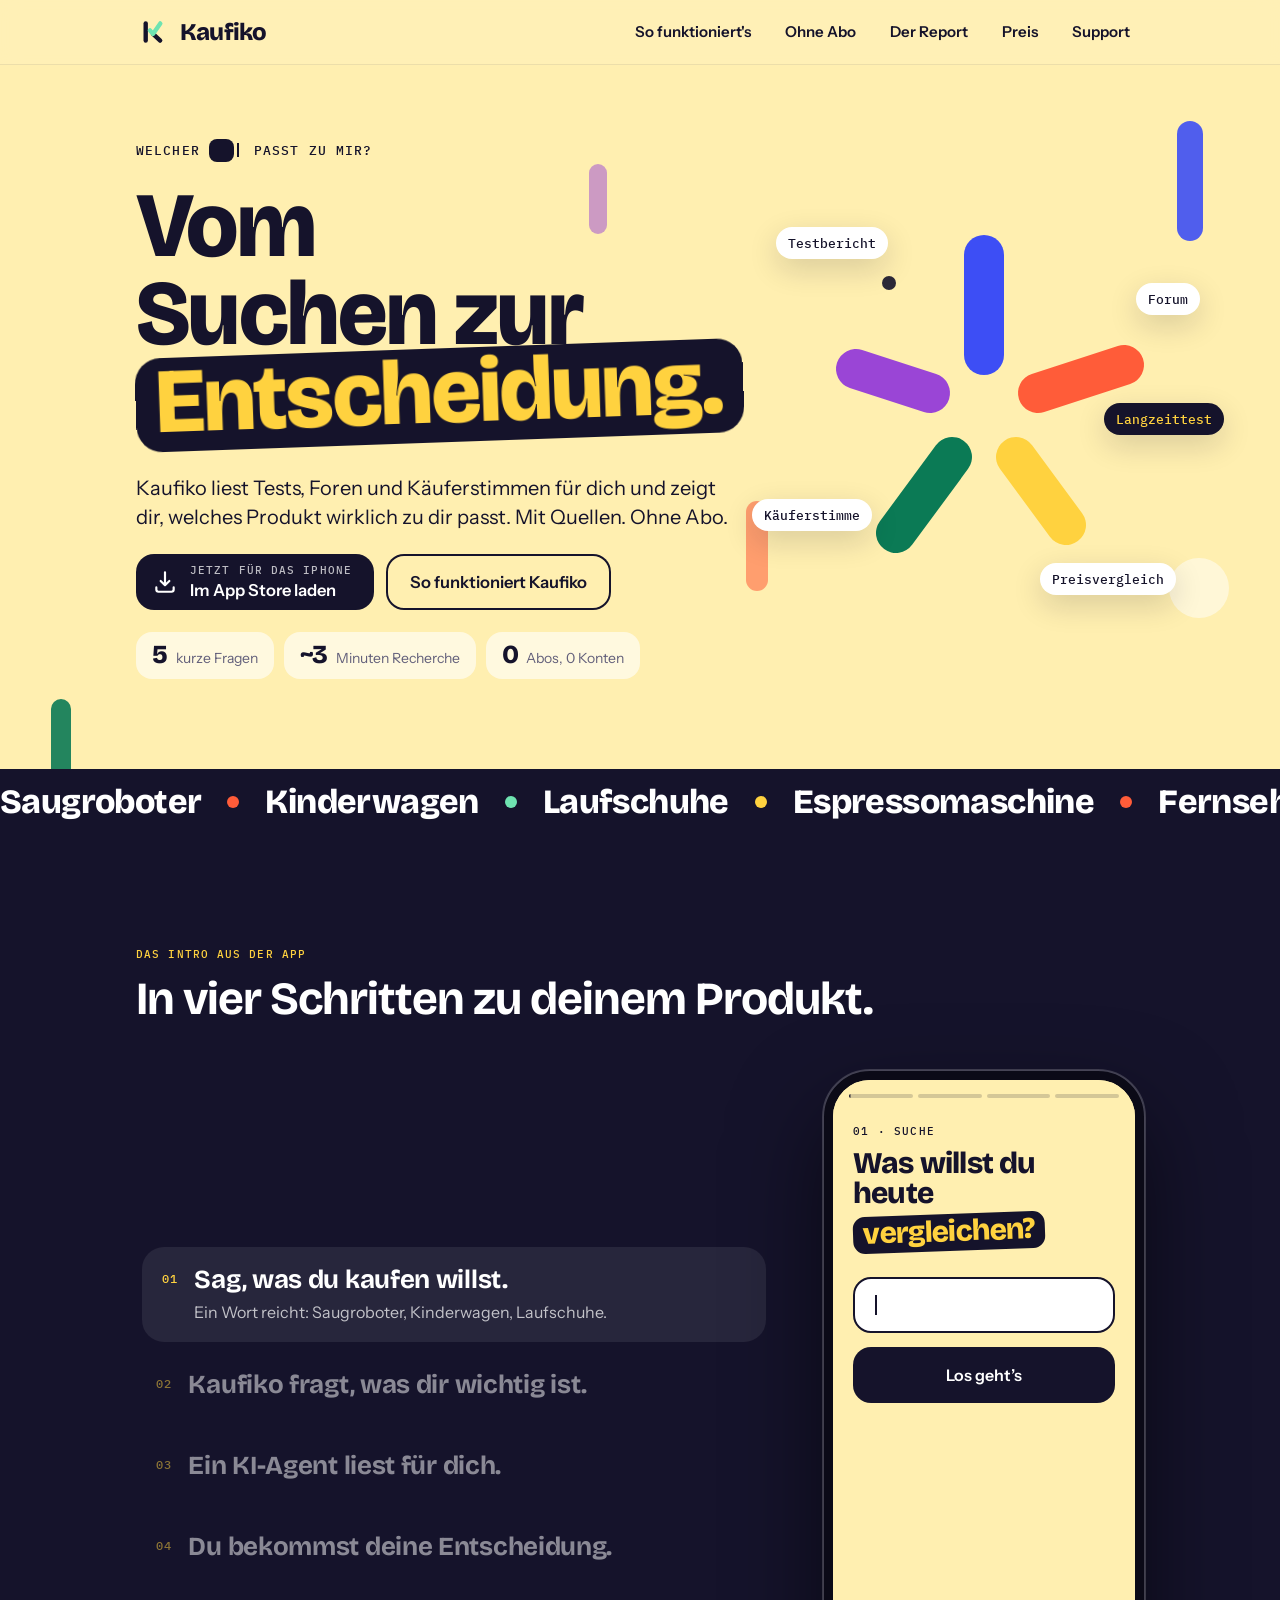
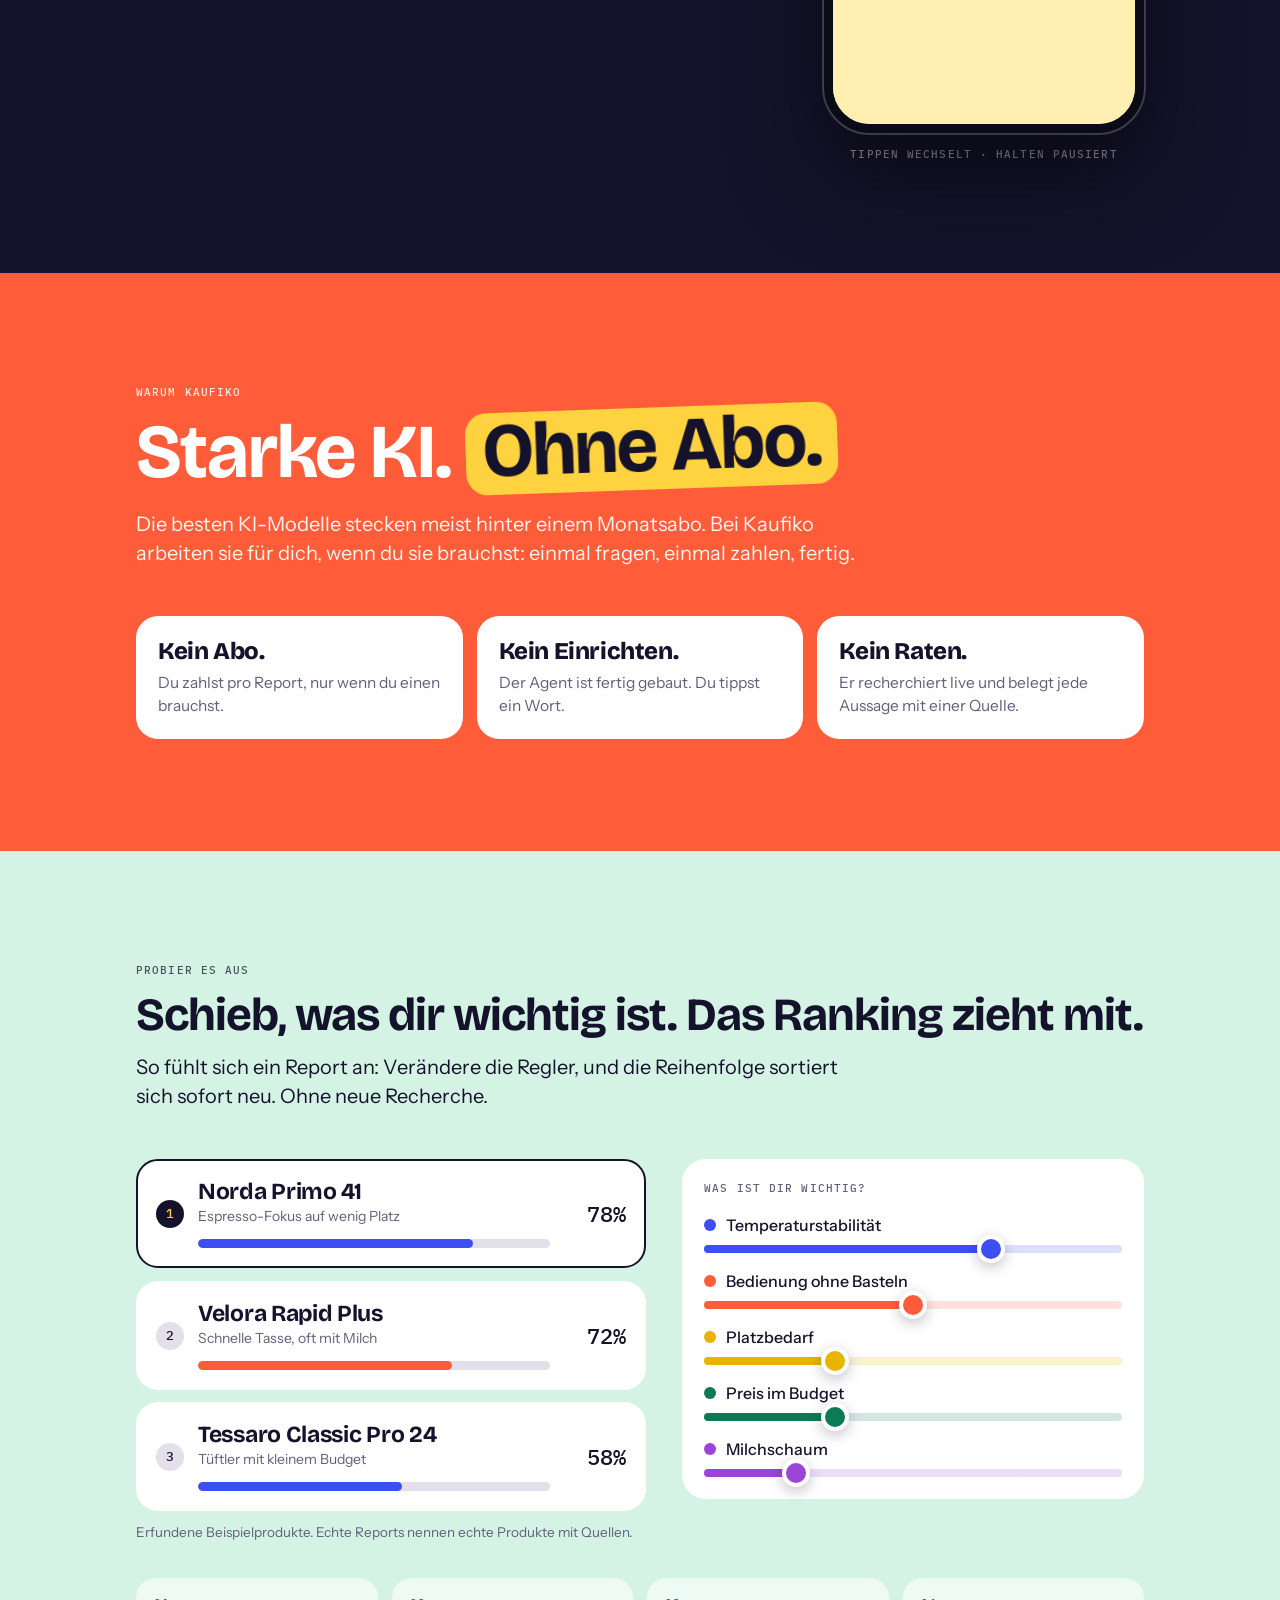
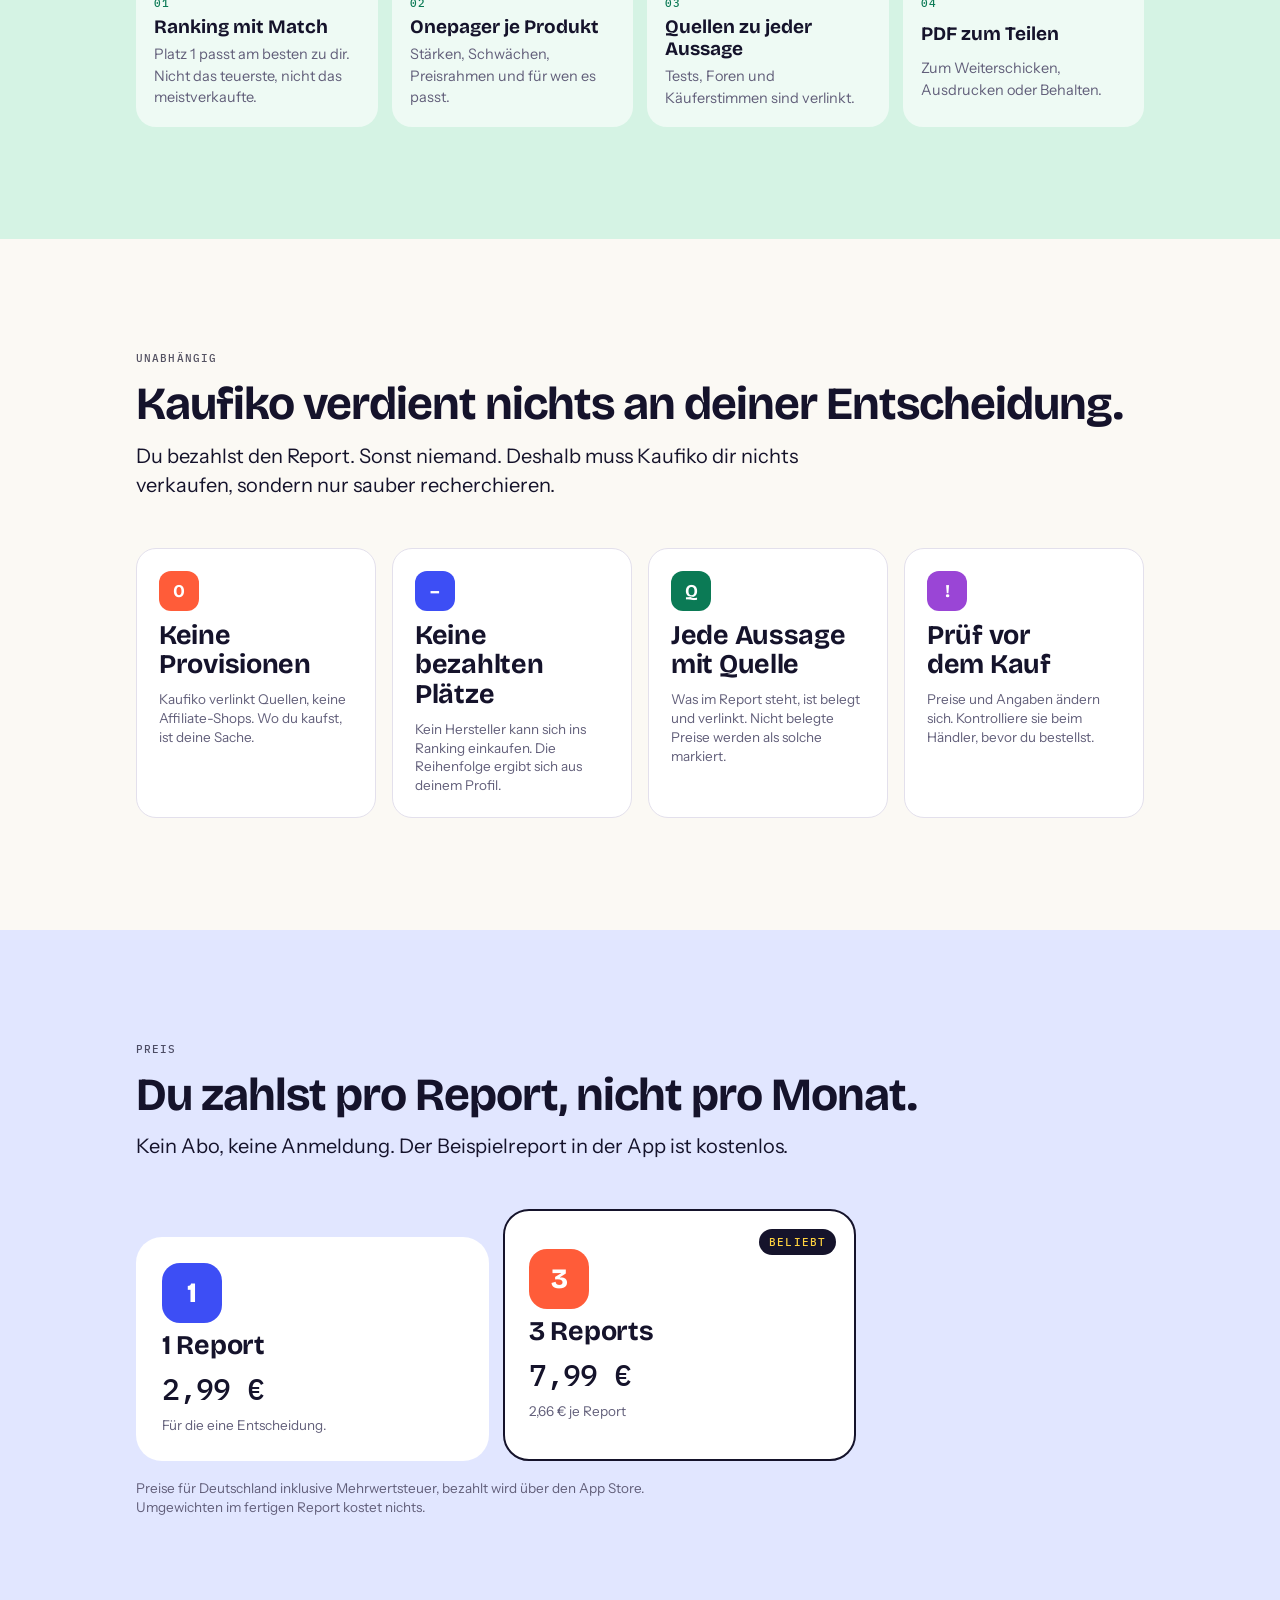
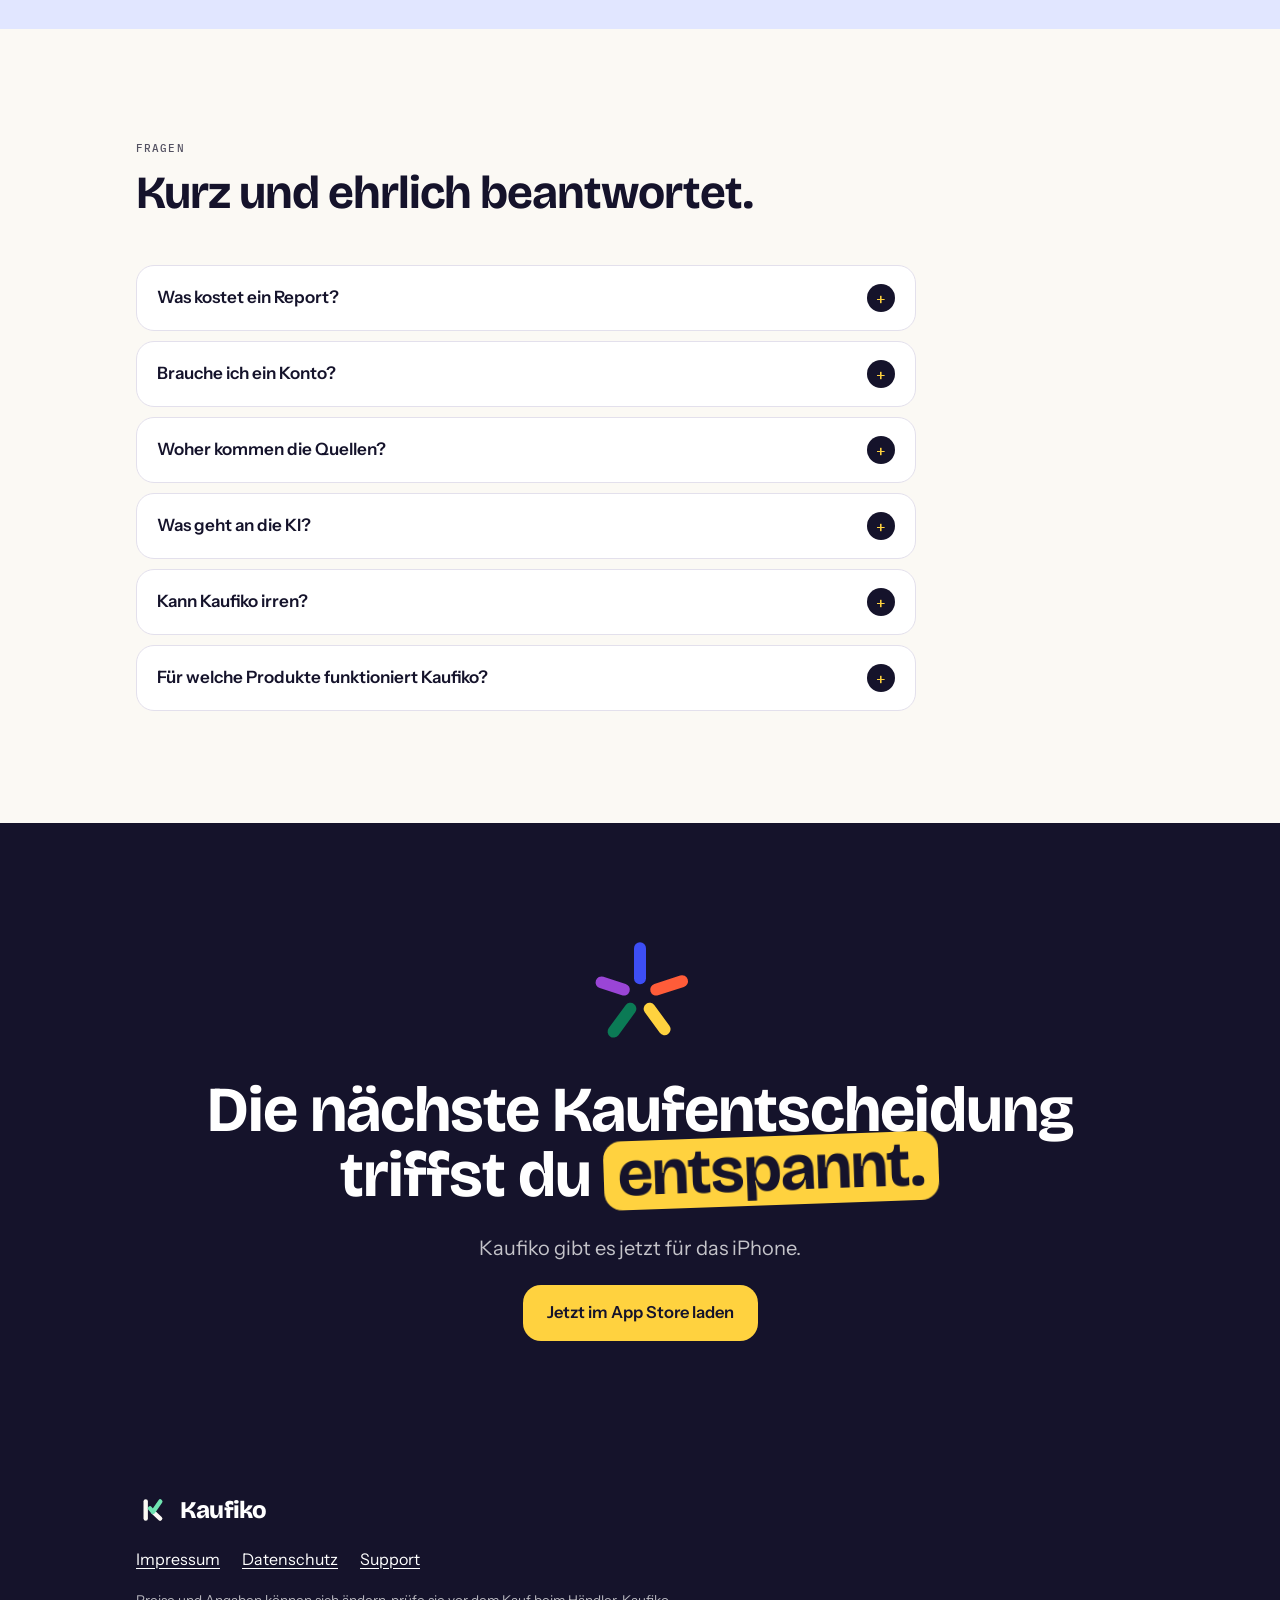
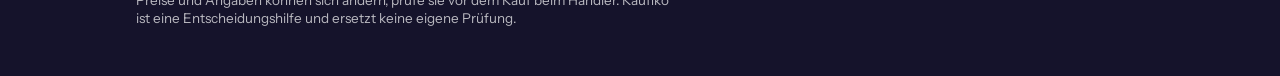
<file: index.html>
<!DOCTYPE html>
<html lang="de">
<head>
<meta charset="utf-8">
<meta name="viewport" content="width=device-width, initial-scale=1">
<title>Kaufiko – Dein KI-Kaufberater: Tests, Foren und Käuferstimmen in einem Report</title>
<meta name="description" content="Kaufiko vergleicht unabhängig, was Tests, Foren und echte Käufer sagen, und macht daraus deinen persönlichen Report mit Ranking, Quellen und PDF. Pro Report bezahlen, kein Abo, keine Anmeldung.">
<meta property="og:type" content="website">
<meta property="og:title" content="Kaufiko – Dein KI-Kaufberater">
<meta property="og:description" content="Nenn ein Produkt, beantworte ein paar Fragen, bekomm deinen persönlichen Report mit Ranking, Quellen und PDF. Pro Report bezahlen, kein Abo.">
<meta property="og:locale" content="de_DE">
<meta property="og:site_name" content="Kaufiko">
<meta name="theme-color" content="#FFEFB0">
<meta name="apple-itunes-app" content="app-id=6834891317">
<link rel="stylesheet" href="styles.css">
<link rel="stylesheet" href="home.css">
</head>
<body>

<header class="nav" data-open="false">
  <div class="wrap">
    <a class="brand" href="index.html" aria-label="Kaufiko Startseite">
      <svg viewBox="0 0 1024 1024" aria-hidden="true" fill="none" stroke-width="132" stroke-linecap="round" stroke-linejoin="round"><path d="M292 254V770" stroke="#15132B"/><path d="M512 570L728 770" stroke="#15132B"/><path d="M420 462L512 570L732 254" stroke="#6FE3B1"/></svg>
      <span>Kaufiko</span>
    </a>
    <nav aria-label="Hauptnavigation">
      <ul class="nav-links">
        <li><a href="#so-funktionierts">So funktioniert's</a></li>
        <li><a href="#ohne-abo">Ohne Abo</a></li>
        <li><a href="#report">Der Report</a></li>
        <li><a href="#preis">Preis</a></li>
        <li><a href="support.html">Support</a></li>
      </ul>
    </nav>
    <button class="nav-toggle" type="button" aria-expanded="false" aria-controls="nav-menu" aria-label="Menü öffnen">
      <svg viewBox="0 0 24 24" fill="none" stroke="currentColor" stroke-width="2.4" stroke-linecap="round" aria-hidden="true"><path d="M4 7h16M4 12h16M4 17h16"/></svg>
    </button>
  </div>
  <div class="nav-menu wrap" id="nav-menu">
    <ul>
      <li><a href="#so-funktionierts">So funktioniert's</a></li>
      <li><a href="#report">Der Report</a></li>
      <li><a href="#preis">Preis</a></li>
      <li><a href="support.html">Support</a></li>
    </ul>
  </div>
</header>

<main>
<div class="scrollbar" aria-hidden="true"><i></i></div>

  <!-- Hero -->
  <section class="stage stage-search h-hero" aria-labelledby="hero-title">
    <div class="h-float" aria-hidden="true">
      <span class="fl f1"></span><span class="fl f2"></span><span class="fl f3"></span><span class="fl f4"></span><span class="fl f5"></span><span class="fl f6"></span>
    </div>
    <div class="wrap h-hero-grid">
      <div class="h-copy">
        <p class="kicker h-ask rise" style="--d:0">Welcher <span class="h-type" data-words="Saugroboter,Kinderwagen,Laufschuh,Fernseher,Akkuschrauber,Kopfhörer">Saugroboter</span><span class="h-caret" aria-hidden="true"></span> passt zu mir?</p>
        <h1 id="hero-title" class="rise" style="--d:1">Vom Suchen zur <span class="pill-word h-pill">Entscheidung.</span></h1>
        <p class="lead rise" style="--d:2">Kaufiko liest Tests, Foren und Käuferstimmen für dich und zeigt dir, welches Produkt wirklich zu dir passt. Mit Quellen. Ohne Abo.</p>
        <div class="store-row rise" style="--d:3">
          <a class="store" href="https://apps.apple.com/de/app/kaufiko-ki-kaufberater/id6834891317" aria-label="Kaufiko im App Store laden">
            <svg viewBox="0 0 24 24" fill="none" stroke="currentColor" stroke-width="2" stroke-linecap="round" stroke-linejoin="round" aria-hidden="true"><path d="M12 3v12m0 0 4-4m-4 4-4-4"/><path d="M4 17v2a2 2 0 0 0 2 2h12a2 2 0 0 0 2-2v-2"/></svg>
            <span class="store-sub">Jetzt für das iPhone</span>
            <span class="store-main">Im App Store laden</span>
          </a>
          <a class="btn ghost h-watch" href="#so-funktionierts">So funktioniert Kaufiko</a>
        </div>
        <ul class="h-facts rise" style="--d:4">
          <li><b data-count="5">5</b><span>kurze Fragen</span></li>
          <li><b data-count="3" data-prefix="~">~3</b><span>Minuten Recherche</span></li>
          <li><b data-count="0">0</b><span>Abos, 0 Konten</span></li>
        </ul>
      </div>
      <div class="h-art rise" style="--d:2" aria-hidden="true">
        <div class="h-orbit">
          <svg class="burst" viewBox="0 0 200 200" aria-hidden="true"><g stroke-linecap="round" fill="none"><line class="r r1" x1="100" y1="72" x2="100" y2="22" stroke="#3D4EF5" stroke-width="20"/><line class="r r2" x1="127" y1="91" x2="170" y2="77" stroke="#FF5C39" stroke-width="20"/><line class="r r3" x1="116" y1="123" x2="141" y2="157" stroke="#FFD23F" stroke-width="20"/><line class="r r4" x1="84" y1="123" x2="56" y2="161" stroke="#0B7A55" stroke-width="20"/><line class="r r5" x1="73" y1="91" x2="36" y2="79" stroke="#9A45D6" stroke-width="20"/></g></svg>
          <span class="chip c1">Testbericht</span><span class="chip c2">Forum</span><span class="chip c3">Käuferstimme</span><span class="chip c4">Preisvergleich</span><span class="chip c5">Langzeittest</span>
        </div>
      </div>
    </div>
  </section>

  <!-- Laufband -->
  <div class="marquee" aria-hidden="true"><div class="marquee-track">
    <span>Saugroboter</span><i></i><span>Kinderwagen</span><i></i><span>Laufschuhe</span><i></i><span>Espressomaschine</span><i></i><span>Fernseher</span><i></i><span>Akkuschrauber</span><i></i><span>Babyphone</span><i></i><span>Kopfhörer</span><i></i><span>Matratze</span><i></i><span>E-Bike</span><i></i><span>Waschmaschine</span><i></i><span>Rucksack</span><i></i>
    <span>Saugroboter</span><i></i><span>Kinderwagen</span><i></i><span>Laufschuhe</span><i></i><span>Espressomaschine</span><i></i><span>Fernseher</span><i></i><span>Akkuschrauber</span><i></i><span>Babyphone</span><i></i><span>Kopfhörer</span><i></i><span>Matratze</span><i></i><span>E-Bike</span><i></i><span>Waschmaschine</span><i></i><span>Rucksack</span><i></i>
  </div></div>

  <!-- Intro wie in der App -->
  <section class="stage stage-dark h-intro" id="so-funktionierts" aria-labelledby="how-title">
    <div class="wrap">
      <div class="section-head reveal">
        <p class="kicker">Das Intro aus der App</p>
        <h2 id="how-title">In vier Schritten zu deinem Produkt.</h2>
      </div>
      <div class="intro-grid">
        <ol class="intro-steps reveal">
          <li class="on" data-go="0"><span class="num">01</span><div><strong>Sag, was du kaufen willst.</strong><p>Ein Wort reicht: Saugroboter, Kinderwagen, Laufschuhe.</p></div></li>
          <li data-go="1"><span class="num">02</span><div><strong>Kaufiko fragt, was dir wichtig ist.</strong><p>Fünf kurze Fragen, passend zum Produkt. Auch in eigenen Worten.</p></div></li>
          <li data-go="2"><span class="num">03</span><div><strong>Ein KI-Agent liest für dich.</strong><p>Tests, Foren, Preisvergleiche und Käuferstimmen. Zu jeder Aussage eine Quelle.</p></div></li>
          <li data-go="3"><span class="num">04</span><div><strong>Du bekommst deine Entscheidung.</strong><p>Ein Ranking mit Match in Prozent und eine Zusammenfassung, die erklärt, warum es zu dir passt.</p></div></li>
        </ol>
        <div class="phone reveal" id="player" role="group" aria-label="Animiertes Intro: Suche, Fragen, Recherche, Report. Tippen wechselt, Halten pausiert.">
          <div class="phone-screen">
            <div class="story-bars"><i><b></b></i><i><b></b></i><i><b></b></i><i><b></b></i></div>
            <div class="scene s1 on">
              <p class="s-kicker">01 · Suche</p>
              <p class="s-title">Was willst du heute <span>vergleichen?</span></p>
              <div class="s-field"><span class="s-typed"></span><span class="s-caret"></span></div>
              <div class="s-btn">Los geht’s</div>
            </div>
            <div class="scene s2">
              <p class="s-kicker">02 · Fragen</p>
              <p class="s-title">Was ist dir wichtig?</p>
              <div class="s-opt o1">Leise im Betrieb</div>
              <div class="s-opt o2 pick">Wenig Aufwand</div>
              <div class="s-opt o3">Kleiner Preis</div>
              <div class="s-chips"><span>bis 400 €</span><span>Wenig Aufwand</span><span>2 Zimmer</span></div>
            </div>
            <div class="scene s3">
              <p class="s-kicker">03 · Recherche</p>
              <p class="s-title">Suche<em>.</em></p>
              <div class="radar"><div class="sweep"></div><i class="ring g1"></i><i class="ring g2"></i><i class="ring g3"></i><b class="core"></b>
                <span class="src a">Testbericht</span><span class="src b">Forum</span><span class="src c">Käuferstimme</span><span class="src d">Preisvergleich</span><span class="src e">Datenblatt</span><span class="src f">Langzeittest</span>
              </div>
              <p class="s-count"><b class="s-n">0</b> Quellen gelesen</p>
            </div>
            <div class="scene s4">
              <p class="s-kicker">04 · Report</p>
              <p class="s-title">Gefunden<em>.</em></p>
              <div class="rank k1"><span class="pos">1</span><div><strong>Dein Favorit</strong><i><b style="--w:92%;--c:#FF5C39"></b></i></div><span class="pct" data-to="92">0%</span></div>
              <div class="rank k2"><span class="pos">2</span><div><strong>Starke Alternative</strong><i><b style="--w:84%;--c:#3D4EF5"></b></i></div><span class="pct" data-to="84">0%</span></div>
              <div class="rank k3"><span class="pos">3</span><div><strong>Solide Wahl</strong><i><b style="--w:71%;--c:#0B7A55"></b></i></div><span class="pct" data-to="71">0%</span></div>
            </div>
          </div>
          <p class="phone-hint">Tippen wechselt · Halten pausiert</p>
        </div>
      </div>
    </div>
  </section>

  <!-- Starke KI ohne Abo -->
  <section class="stage h-noabo" id="ohne-abo" aria-labelledby="noabo-title">
    <div class="wrap">
      <div class="section-head reveal">
        <p class="kicker">Warum Kaufiko</p>
        <h2 id="noabo-title">Starke KI. <span class="pill-word h-pill sun">Ohne Abo.</span></h2>
        <p class="lead">Die besten KI-Modelle stecken meist hinter einem Monatsabo. Bei Kaufiko arbeiten sie für dich, wenn du sie brauchst: einmal fragen, einmal zahlen, fertig.</p>
      </div>
      <ul class="noabo-cards">
        <li class="reveal tilt"><strong>Kein Abo.</strong><p>Du zahlst pro Report, nur wenn du einen brauchst.</p></li>
        <li class="reveal tilt"><strong>Kein Einrichten.</strong><p>Der Agent ist fertig gebaut. Du tippst ein Wort.</p></li>
        <li class="reveal tilt"><strong>Kein Raten.</strong><p>Er recherchiert live und belegt jede Aussage mit einer Quelle.</p></li>
      </ul>
    </div>
  </section>

  <!-- Report mit Reglern -->
  <section class="stage stage-report" id="report" aria-labelledby="report-title">
    <div class="wrap">
      <div class="section-head reveal">
        <p class="kicker">Probier es aus</p>
        <h2 id="report-title">Schieb, was dir wichtig ist. Das Ranking zieht mit.</h2>
        <p class="lead">So fühlt sich ein Report an: Verändere die Regler, und die Reihenfolge sortiert sich sofort neu. Ohne neue Recherche.</p>
      </div>
      <div class="demo reveal">
        <div class="demo-rank" id="demo-rank" aria-live="polite">
          <article class="dcard" data-s="5,3,4,4,2"><span class="pos">1</span><div class="dbody"><h3>Norda Primo 41</h3><p>Espresso-Fokus auf wenig Platz</p><div class="dbar"><i></i></div></div><span class="dpct">78%</span></article>
          <article class="dcard" data-s="1,5,5,5,5"><span class="pos">2</span><div class="dbody"><h3>Velora Rapid Plus</h3><p>Schnelle Tasse, oft mit Milch</p><div class="dbar"><i></i></div></div><span class="dpct">72%</span></article>
          <article class="dcard" data-s="3,2,3,4,3"><span class="pos">3</span><div class="dbody"><h3>Tessaro Classic Pro 24</h3><p>Tüftler mit kleinem Budget</p><div class="dbar"><i></i></div></div><span class="dpct">58%</span></article>
          <p class="small">Erfundene Beispielprodukte. Echte Reports nennen echte Produkte mit Quellen.</p>
        </div>
        <div class="demo-sliders">
          <p class="label">Was ist dir wichtig?</p>
          <label style="--c:#3D4EF5"><span>Temperaturstabilität</span><input type="range" min="0" max="10" value="7" aria-label="Temperaturstabilität"></label>
          <label style="--c:#FF5C39"><span>Bedienung ohne Basteln</span><input type="range" min="0" max="10" value="5" aria-label="Bedienung ohne Basteln"></label>
          <label style="--c:#E8B400"><span>Platzbedarf</span><input type="range" min="0" max="10" value="3" aria-label="Platzbedarf"></label>
          <label style="--c:#0B7A55"><span>Preis im Budget</span><input type="range" min="0" max="10" value="3" aria-label="Preis im Budget"></label>
          <label style="--c:#9A45D6"><span>Milchschaum</span><input type="range" min="0" max="10" value="2" aria-label="Milchschaum"></label>
        </div>
      </div>
      <ul class="feat">
        <li class="reveal"><span class="mark">01</span><strong>Ranking mit Match</strong><p>Platz 1 passt am besten zu dir. Nicht das teuerste, nicht das meistverkaufte.</p></li>
        <li class="reveal"><span class="mark">02</span><strong>Onepager je Produkt</strong><p>Stärken, Schwächen, Preisrahmen und für wen es passt.</p></li>
        <li class="reveal"><span class="mark">03</span><strong>Quellen zu jeder Aussage</strong><p>Tests, Foren und Käuferstimmen sind verlinkt.</p></li>
        <li class="reveal"><span class="mark">04</span><strong>PDF zum Teilen</strong><p>Zum Weiterschicken, Ausdrucken oder Behalten.</p></li>
      </ul>
    </div>
  </section>

  <!-- Unabhängig -->
  <section class="stage stage-paper" id="unabhaengig" aria-labelledby="indep-title">
    <div class="wrap">
      <div class="section-head reveal">
        <p class="kicker">Unabhängig</p>
        <h2 id="indep-title">Kaufiko verdient nichts an deiner Entscheidung.</h2>
        <p class="lead">Du bezahlst den Report. Sonst niemand. Deshalb muss Kaufiko dir nichts verkaufen, sondern nur sauber recherchieren.</p>
      </div>
      <div class="pledge">
        <article class="card reveal tilt"><span class="tag tag-coral" aria-hidden="true">0</span><h3>Keine Provisionen</h3><p class="small">Kaufiko verlinkt Quellen, keine Affiliate-Shops. Wo du kaufst, ist deine Sache.</p></article>
        <article class="card reveal tilt"><span class="tag tag-blue" aria-hidden="true">–</span><h3>Keine bezahlten Plätze</h3><p class="small">Kein Hersteller kann sich ins Ranking einkaufen. Die Reihenfolge ergibt sich aus deinem Profil.</p></article>
        <article class="card reveal tilt"><span class="tag tag-green" aria-hidden="true">Q</span><h3>Jede Aussage mit Quelle</h3><p class="small">Was im Report steht, ist belegt und verlinkt. Nicht belegte Preise werden als solche markiert.</p></article>
        <article class="card reveal tilt"><span class="tag tag-violet" aria-hidden="true">!</span><h3>Prüf vor dem Kauf</h3><p class="small">Preise und Angaben ändern sich. Kontrolliere sie beim Händler, bevor du bestellst.</p></article>
      </div>
    </div>
  </section>

  <!-- Preis -->
  <section class="stage stage-questions" id="preis" aria-labelledby="price-title">
    <div class="wrap">
      <div class="section-head reveal">
        <p class="kicker">Preis</p>
        <h2 id="price-title">Du zahlst pro Report, nicht pro Monat.</h2>
        <p class="lead">Kein Abo, keine Anmeldung. Der Beispielreport in der App ist kostenlos.</p>
      </div>
      <div class="packs">
        <article class="pack reveal" style="--c:#3D4EF5"><span class="n">1</span><h3>1 Report</h3><p class="price">2,99 €</p><p class="small">Für die eine Entscheidung.</p></article>
        <article class="pack hot reveal" style="--c:#FF5C39"><span class="badge">Beliebt</span><span class="n">3</span><h3>3 Reports</h3><p class="price">7,99 €</p><p class="small">2,66 € je Report</p></article>
      </div>
      <p class="small reveal" style="margin-top:18px">Preise für Deutschland inklusive Mehrwertsteuer, bezahlt wird über den App Store. Umgewichten im fertigen Report kostet nichts.</p>
    </div>
  </section>

  <!-- FAQ -->
  <section class="stage stage-paper" id="faq" aria-labelledby="faq-title">
    <div class="wrap">
      <div class="section-head reveal">
        <p class="kicker">Fragen</p>
        <h2 id="faq-title">Kurz und ehrlich beantwortet.</h2>
      </div>
      <div class="faq reveal">
        <details>
          <summary>Was kostet ein Report?</summary>
          <div class="answer"><p>In Deutschland 2,99 € für einen Report und 7,99 € für drei. Den Preis siehst du vor dem Kauf in der App. Es gibt kein Abo. Der Beispielreport ist kostenlos.</p></div>
        </details>
        <details>
          <summary>Brauche ich ein Konto?</summary>
          <div class="answer"><p>Nein. Kaufiko braucht weder Name noch E-Mail-Adresse. Die App nutzt nur eine zufällige Gerätekennung, um Missbrauch zu begrenzen. Deine Reports liegen auf deinem Gerät.</p></div>
        </details>
        <details>
          <summary>Woher kommen die Quellen?</summary>
          <div class="answer"><p>Aus öffentlich zugänglichen Tests, Fachartikeln, Foren und Käuferbewertungen. Der KI-Agent recherchiert live im Netz und verlinkt zu jeder Aussage die Fundstelle, damit du sie nachlesen kannst.</p></div>
        </details>
        <details>
          <summary>Was geht an die KI?</summary>
          <div class="answer"><p>Deine Produktsuche, deine Antworten und das, was du in eigenen Worten ergänzt. Diese Angaben gehen an unser Backend und von dort an Anthropic zur KI-Verarbeitung. Kein Name, keine Kontaktdaten, kein Konto. Details stehen in der <a href="datenschutz.html">Datenschutzerklärung</a>.</p></div>
        </details>
        <details>
          <summary>Kann Kaufiko irren?</summary>
          <div class="answer"><p>Ja. Eine KI kann Quellen falsch lesen, Preise können veraltet sein, Modelle werden abgelöst. Deshalb steht zu jeder Aussage eine Quelle, und nicht belegte Preise sind markiert. Kaufiko ist eine Entscheidungshilfe, keine Garantie. Prüf Preise und Angaben vor dem Kauf beim Händler.</p></div>
        </details>
        <details>
          <summary>Für welche Produkte funktioniert Kaufiko?</summary>
          <div class="answer"><p>Für Produkte, zu denen es öffentliche Tests und Erfahrungsberichte gibt: Haushaltsgeräte, Technik, Kinderausstattung, Sport, Werkzeug und vieles mehr. Bei Themen, zu denen Kaufiko nicht beraten kann oder will, sagt die App das vor der Recherche – und du zahlst nichts.</p></div>
        </details>
      </div>
    </div>
  </section>


  <!-- Abschluss -->
  <section class="stage stage-dark h-end" aria-labelledby="end-title">
    <div class="wrap">
      <svg class="burst" viewBox="0 0 200 200" aria-hidden="true"><g stroke-linecap="round" fill="none"><line class="r r1" x1="100" y1="72" x2="100" y2="22" stroke="#3D4EF5" stroke-width="20"/><line class="r r2" x1="127" y1="91" x2="170" y2="77" stroke="#FF5C39" stroke-width="20"/><line class="r r3" x1="116" y1="123" x2="141" y2="157" stroke="#FFD23F" stroke-width="20"/><line class="r r4" x1="84" y1="123" x2="56" y2="161" stroke="#0B7A55" stroke-width="20"/><line class="r r5" x1="73" y1="91" x2="36" y2="79" stroke="#9A45D6" stroke-width="20"/></g></svg>
      <h2 id="end-title" class="reveal">Die nächste Kaufentscheidung triffst du <span class="pill-word h-pill sun">entspannt.</span></h2>
      <p class="lead reveal">Kaufiko gibt es jetzt für das iPhone.</p>
      <a class="btn sunbtn reveal" href="https://apps.apple.com/de/app/kaufiko-ki-kaufberater/id6834891317">Jetzt im App Store laden</a>
    </div>
  </section>

</main>

<footer>
  <div class="wrap">
    <a class="brand" href="index.html" aria-label="Kaufiko Startseite">
      <svg viewBox="0 0 1024 1024" aria-hidden="true" fill="none" stroke-width="132" stroke-linecap="round" stroke-linejoin="round"><path d="M292 254V770" stroke="#FBF9F4"/><path d="M512 570L728 770" stroke="#FBF9F4"/><path d="M420 462L512 570L732 254" stroke="#6FE3B1"/></svg>
      <span>Kaufiko</span>
    </a>
    <nav aria-label="Rechtliches und Hilfe">
      <ul>
        <li><a href="impressum.html">Impressum</a></li>
        <li><a href="datenschutz.html">Datenschutz</a></li>
        <li><a href="support.html">Support</a></li>
      </ul>
    </nav>
    <p class="small">Preise und Angaben können sich ändern, prüfe sie vor dem Kauf beim Händler. Kaufiko ist eine Entscheidungshilfe und ersetzt keine eigene Prüfung.</p>
  </div>
</footer>

<script src="app.js" defer></script>
<script src="home.js" defer></script>
</body>
</html>
</file>
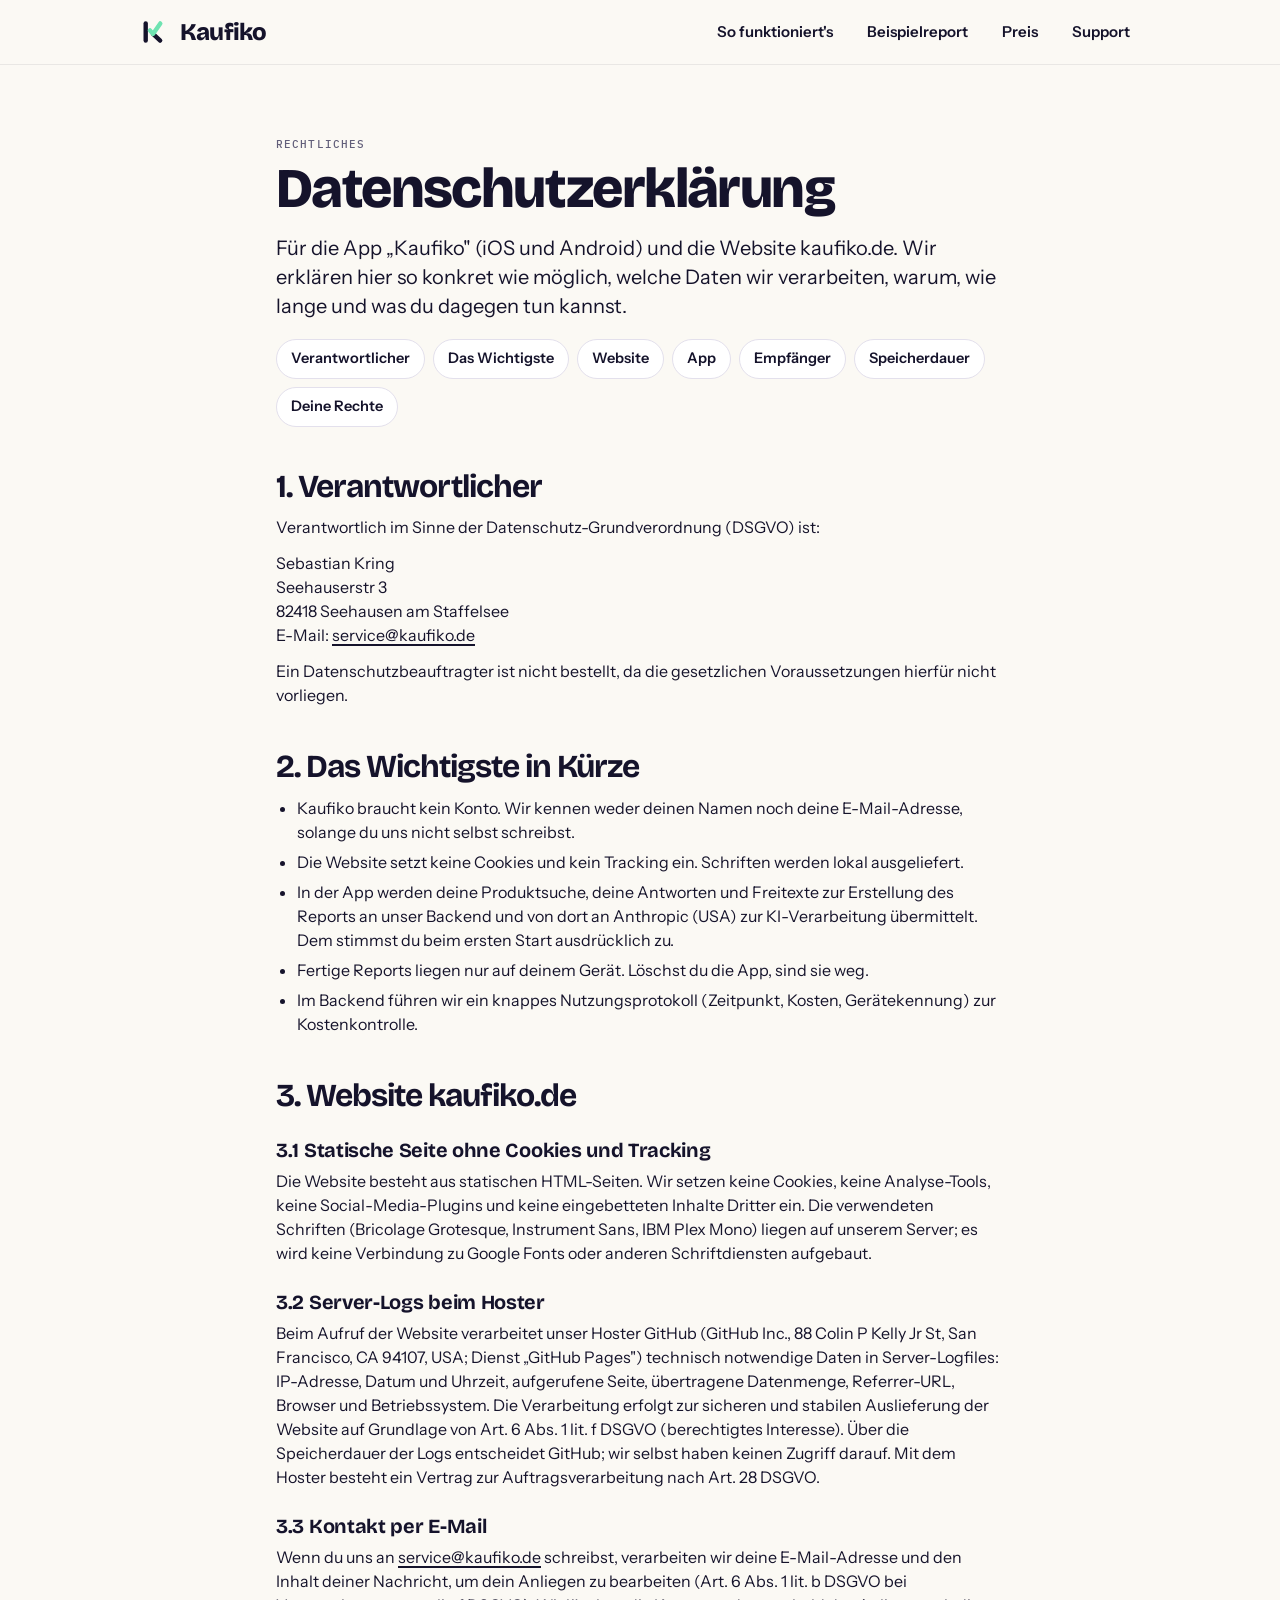
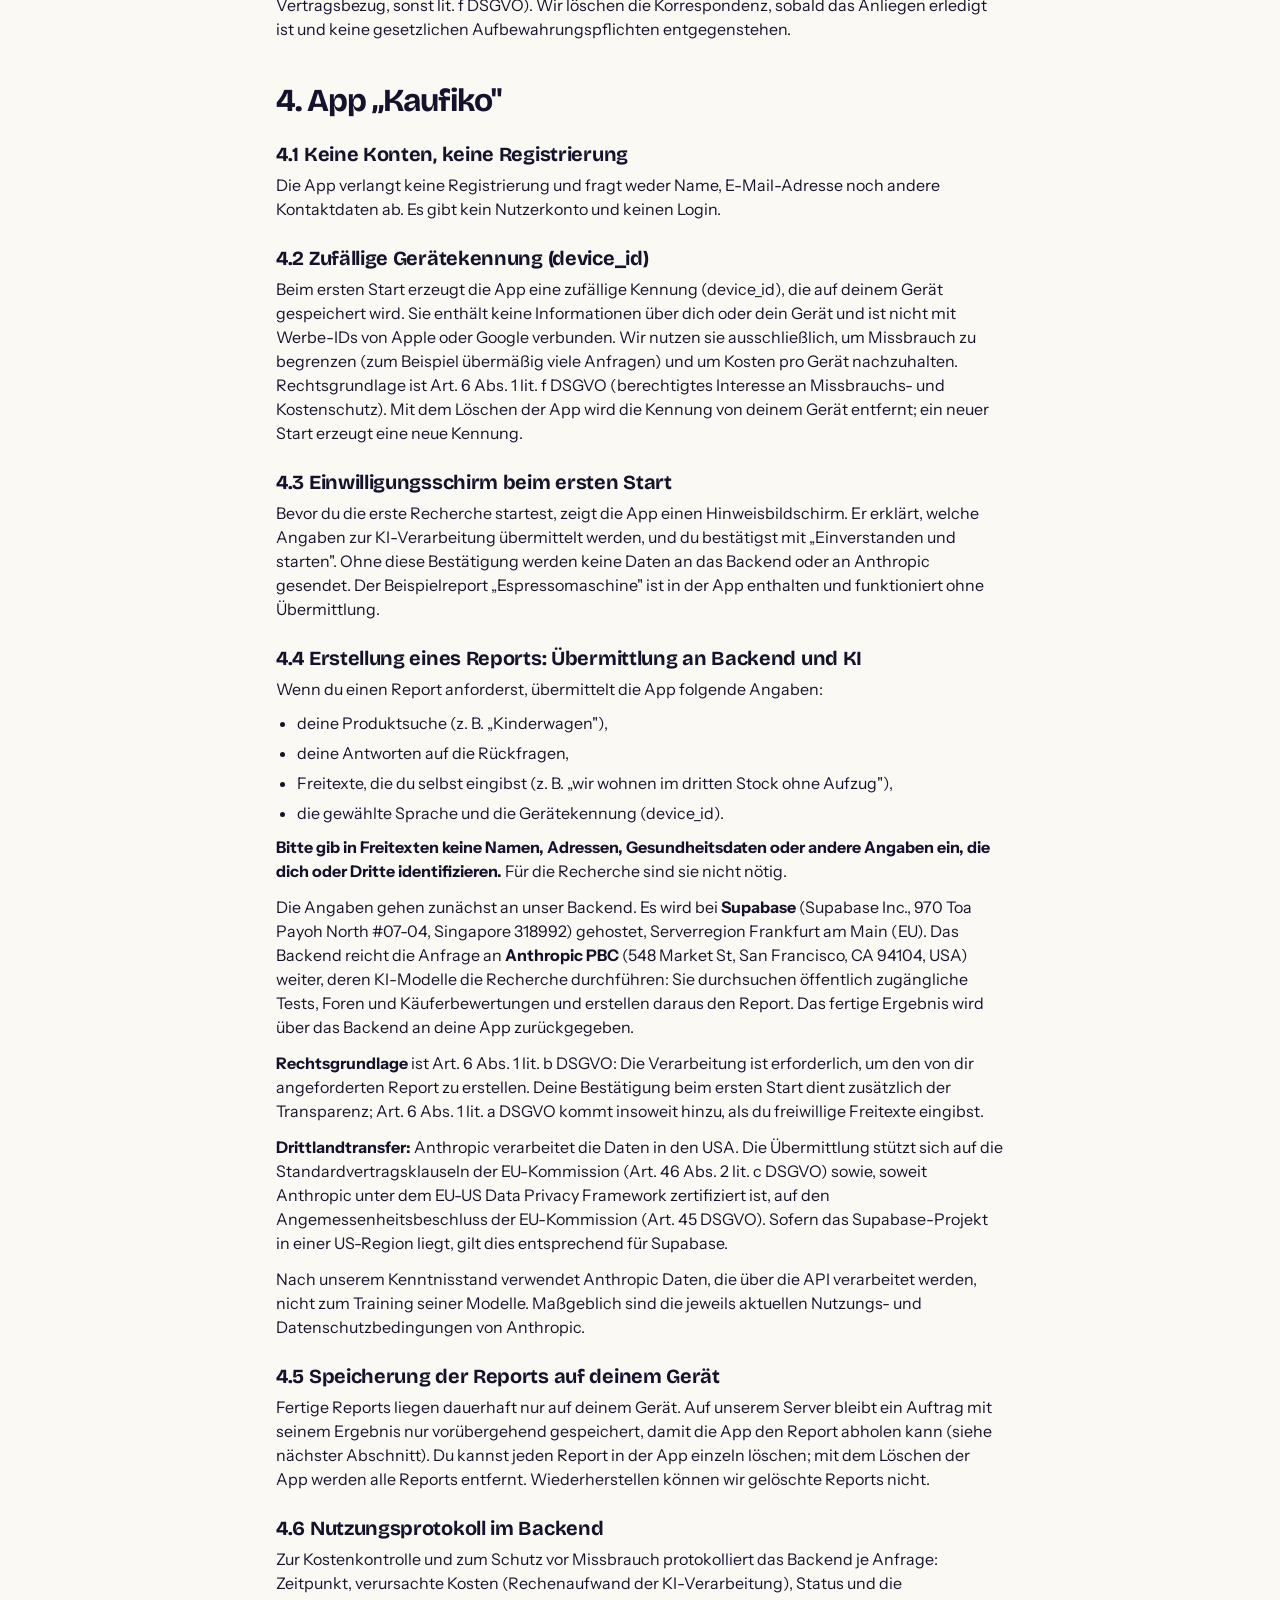
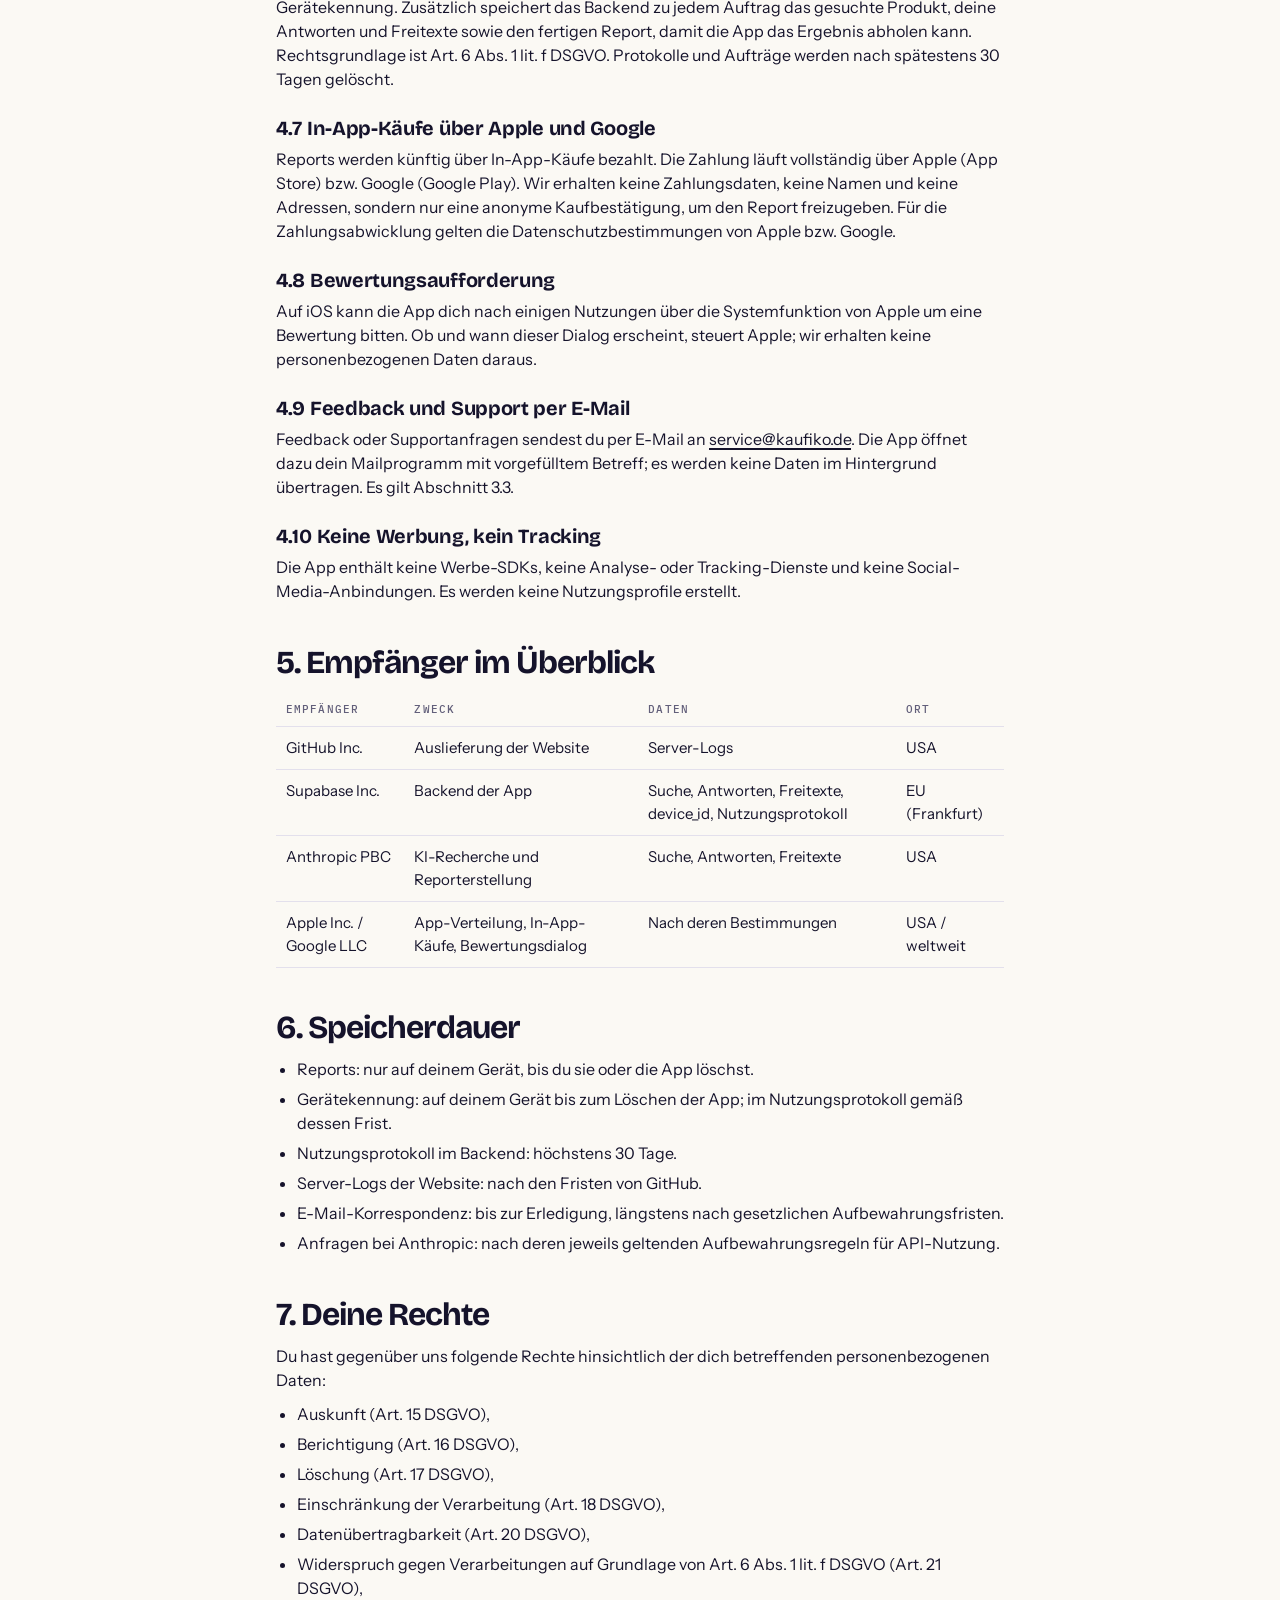
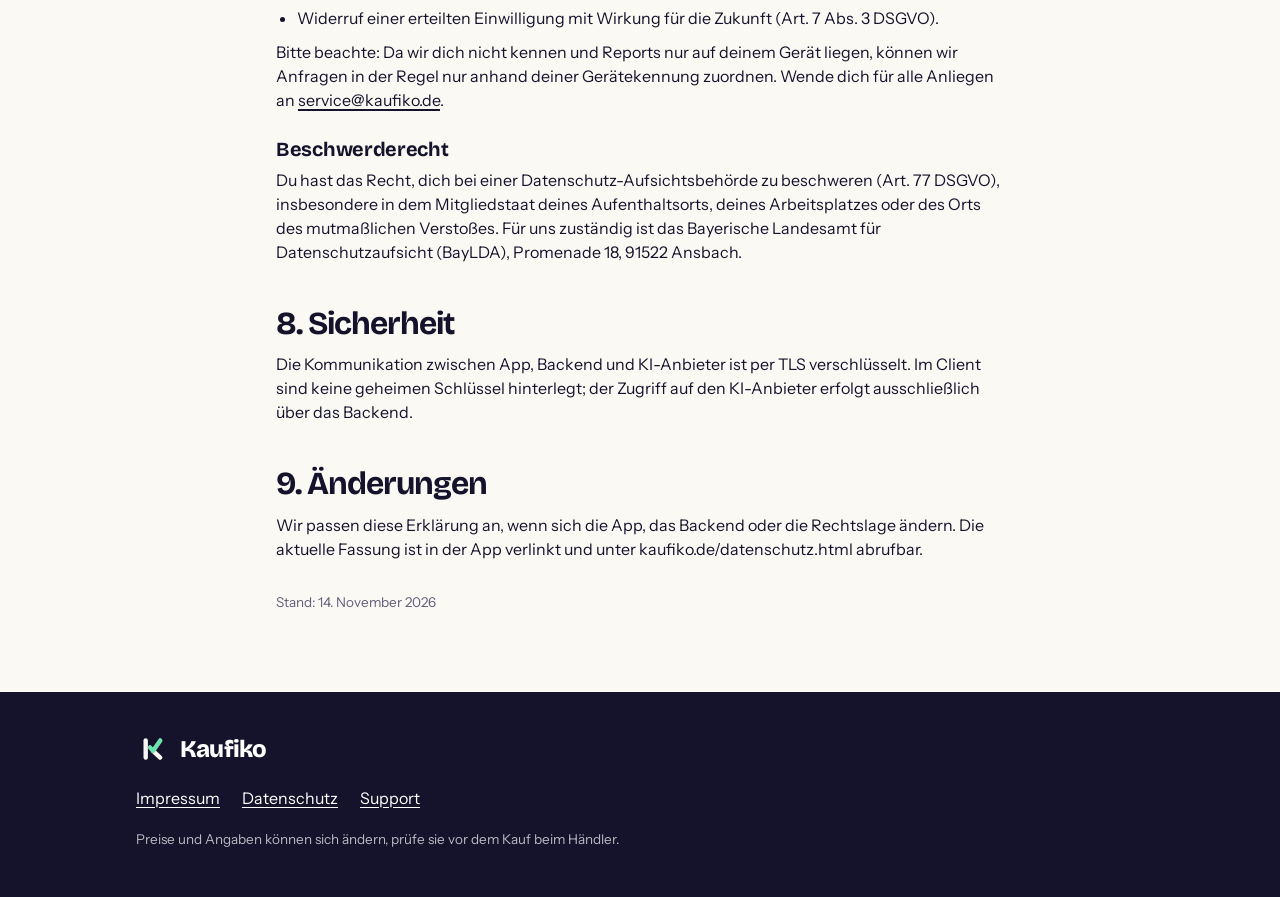
<file: datenschutz.html>
<!DOCTYPE html>
<html lang="de">
<head>
<meta charset="utf-8">
<meta name="viewport" content="width=device-width, initial-scale=1">
<title>Datenschutzerklärung – Kaufiko</title>
<meta name="description" content="Datenschutzerklärung für die Kaufiko-App und -Website: Welche Daten verarbeitet werden, wofür, auf welcher Rechtsgrundlage, wie lange, und welche Rechte du hast.">
<meta property="og:type" content="website">
<meta property="og:title" content="Datenschutzerklärung – Kaufiko">
<meta property="og:description" content="Verständlich erklärt: Welche Daten Kaufiko in App und Website verarbeitet und welche Rechte du hast.">
<meta property="og:locale" content="de_DE">
<meta property="og:site_name" content="Kaufiko">
<meta name="theme-color" content="#FBF9F4">
<link rel="stylesheet" href="styles.css">
</head>
<body>

<header class="nav nav-paper" data-open="false">
  <div class="wrap">
    <a class="brand" href="index.html" aria-label="Kaufiko Startseite">
      <svg viewBox="0 0 1024 1024" aria-hidden="true" fill="none" stroke-width="132" stroke-linecap="round" stroke-linejoin="round"><path d="M292 254V770" stroke="#15132B"/><path d="M512 570L728 770" stroke="#15132B"/><path d="M420 462L512 570L732 254" stroke="#6FE3B1"/></svg>
      <span>Kaufiko</span>
    </a>
    <nav aria-label="Hauptnavigation">
      <ul class="nav-links">
        <li><a href="index.html#so-funktionierts">So funktioniert's</a></li>
        <li><a href="index.html#beispielreport">Beispielreport</a></li>
        <li><a href="index.html#preis">Preis</a></li>
        <li><a href="support.html">Support</a></li>
      </ul>
    </nav>
    <button class="nav-toggle" type="button" aria-expanded="false" aria-controls="nav-menu" aria-label="Menü öffnen">
      <svg viewBox="0 0 24 24" fill="none" stroke="currentColor" stroke-width="2.4" stroke-linecap="round" aria-hidden="true"><path d="M4 7h16M4 12h16M4 17h16"/></svg>
    </button>
  </div>
  <div class="nav-menu wrap" id="nav-menu">
    <ul>
      <li><a href="index.html#so-funktionierts">So funktioniert's</a></li>
      <li><a href="index.html#beispielreport">Beispielreport</a></li>
      <li><a href="index.html#preis">Preis</a></li>
      <li><a href="support.html">Support</a></li>
    </ul>
  </div>
</header>

<main class="page">
  <article class="wrap prose">
    <p class="kicker">Rechtliches</p>
    <h1>Datenschutzerklärung</h1>
    <p class="lead">Für die App „Kaufiko" (iOS und Android) und die Website kaufiko.de. Wir erklären hier so konkret wie möglich, welche Daten wir verarbeiten, warum, wie lange und was du dagegen tun kannst.</p>

    <ul class="toc" aria-label="Inhalt">
      <li><a href="#verantwortlicher">Verantwortlicher</a></li>
      <li><a href="#kurz">Das Wichtigste</a></li>
      <li><a href="#website">Website</a></li>
      <li><a href="#app">App</a></li>
      <li><a href="#empfaenger">Empfänger</a></li>
      <li><a href="#speicherdauer">Speicherdauer</a></li>
      <li><a href="#rechte">Deine Rechte</a></li>
    </ul>

    <h2 id="verantwortlicher">1. Verantwortlicher</h2>
    <p>Verantwortlich im Sinne der Datenschutz-Grundverordnung (DSGVO) ist:</p>
    <p>
      Sebastian Kring<br>
      Seehauserstr 3<br>
      82418 Seehausen am Staffelsee<br>
      E-Mail: <a href="mailto:service@kaufiko.de">service@kaufiko.de</a>
    </p>
    <p>Ein Datenschutzbeauftragter ist nicht bestellt, da die gesetzlichen Voraussetzungen hierfür nicht vorliegen.</p>

    <h2 id="kurz">2. Das Wichtigste in Kürze</h2>
    <ul>
      <li>Kaufiko braucht kein Konto. Wir kennen weder deinen Namen noch deine E-Mail-Adresse, solange du uns nicht selbst schreibst.</li>
      <li>Die Website setzt keine Cookies und kein Tracking ein. Schriften werden lokal ausgeliefert.</li>
      <li>In der App werden deine Produktsuche, deine Antworten und Freitexte zur Erstellung des Reports an unser Backend und von dort an Anthropic (USA) zur KI-Verarbeitung übermittelt. Dem stimmst du beim ersten Start ausdrücklich zu.</li>
      <li>Fertige Reports liegen nur auf deinem Gerät. Löschst du die App, sind sie weg.</li>
      <li>Im Backend führen wir ein knappes Nutzungsprotokoll (Zeitpunkt, Kosten, Gerätekennung) zur Kostenkontrolle.</li>
    </ul>

    <h2 id="website">3. Website kaufiko.de</h2>
    <h3>3.1 Statische Seite ohne Cookies und Tracking</h3>
    <p>Die Website besteht aus statischen HTML-Seiten. Wir setzen keine Cookies, keine Analyse-Tools, keine Social-Media-Plugins und keine eingebetteten Inhalte Dritter ein. Die verwendeten Schriften (Bricolage Grotesque, Instrument Sans, IBM Plex Mono) liegen auf unserem Server; es wird keine Verbindung zu Google Fonts oder anderen Schriftdiensten aufgebaut.</p>

    <h3>3.2 Server-Logs beim Hoster</h3>
    <p>Beim Aufruf der Website verarbeitet unser Hoster GitHub (GitHub Inc., 88 Colin P Kelly Jr St, San Francisco, CA 94107, USA; Dienst „GitHub Pages") technisch notwendige Daten in Server-Logfiles: IP-Adresse, Datum und Uhrzeit, aufgerufene Seite, übertragene Datenmenge, Referrer-URL, Browser und Betriebssystem. Die Verarbeitung erfolgt zur sicheren und stabilen Auslieferung der Website auf Grundlage von Art. 6 Abs. 1 lit. f DSGVO (berechtigtes Interesse). Über die Speicherdauer der Logs entscheidet GitHub; wir selbst haben keinen Zugriff darauf. Mit dem Hoster besteht ein Vertrag zur Auftragsverarbeitung nach Art. 28 DSGVO.</p>

    <h3>3.3 Kontakt per E-Mail</h3>
    <p>Wenn du uns an <a href="mailto:service@kaufiko.de">service@kaufiko.de</a> schreibst, verarbeiten wir deine E-Mail-Adresse und den Inhalt deiner Nachricht, um dein Anliegen zu bearbeiten (Art. 6 Abs. 1 lit. b DSGVO bei Vertragsbezug, sonst lit. f DSGVO). Wir löschen die Korrespondenz, sobald das Anliegen erledigt ist und keine gesetzlichen Aufbewahrungspflichten entgegenstehen.</p>

    <h2 id="app">4. App „Kaufiko"</h2>
    <h3>4.1 Keine Konten, keine Registrierung</h3>
    <p>Die App verlangt keine Registrierung und fragt weder Name, E-Mail-Adresse noch andere Kontaktdaten ab. Es gibt kein Nutzerkonto und keinen Login.</p>

    <h3>4.2 Zufällige Gerätekennung (device_id)</h3>
    <p>Beim ersten Start erzeugt die App eine zufällige Kennung (device_id), die auf deinem Gerät gespeichert wird. Sie enthält keine Informationen über dich oder dein Gerät und ist nicht mit Werbe-IDs von Apple oder Google verbunden. Wir nutzen sie ausschließlich, um Missbrauch zu begrenzen (zum Beispiel übermäßig viele Anfragen) und um Kosten pro Gerät nachzuhalten. Rechtsgrundlage ist Art. 6 Abs. 1 lit. f DSGVO (berechtigtes Interesse an Missbrauchs- und Kostenschutz). Mit dem Löschen der App wird die Kennung von deinem Gerät entfernt; ein neuer Start erzeugt eine neue Kennung.</p>

    <h3>4.3 Einwilligungsschirm beim ersten Start</h3>
    <p>Bevor du die erste Recherche startest, zeigt die App einen Hinweisbildschirm. Er erklärt, welche Angaben zur KI-Verarbeitung übermittelt werden, und du bestätigst mit „Einverstanden und starten". Ohne diese Bestätigung werden keine Daten an das Backend oder an Anthropic gesendet. Der Beispielreport „Espressomaschine" ist in der App enthalten und funktioniert ohne Übermittlung.</p>

    <h3>4.4 Erstellung eines Reports: Übermittlung an Backend und KI</h3>
    <p>Wenn du einen Report anforderst, übermittelt die App folgende Angaben:</p>
    <ul>
      <li>deine Produktsuche (z. B. „Kinderwagen"),</li>
      <li>deine Antworten auf die Rückfragen,</li>
      <li>Freitexte, die du selbst eingibst (z. B. „wir wohnen im dritten Stock ohne Aufzug"),</li>
      <li>die gewählte Sprache und die Gerätekennung (device_id).</li>
    </ul>
    <p><strong>Bitte gib in Freitexten keine Namen, Adressen, Gesundheitsdaten oder andere Angaben ein, die dich oder Dritte identifizieren.</strong> Für die Recherche sind sie nicht nötig.</p>
    <p>Die Angaben gehen zunächst an unser Backend. Es wird bei <strong>Supabase</strong> (Supabase Inc., 970 Toa Payoh North #07-04, Singapore 318992) gehostet, Serverregion Frankfurt am Main (EU). Das Backend reicht die Anfrage an <strong>Anthropic PBC</strong> (548 Market St, San Francisco, CA 94104, USA) weiter, deren KI-Modelle die Recherche durchführen: Sie durchsuchen öffentlich zugängliche Tests, Foren und Käuferbewertungen und erstellen daraus den Report. Das fertige Ergebnis wird über das Backend an deine App zurückgegeben.</p>
    <p><strong>Rechtsgrundlage</strong> ist Art. 6 Abs. 1 lit. b DSGVO: Die Verarbeitung ist erforderlich, um den von dir angeforderten Report zu erstellen. Deine Bestätigung beim ersten Start dient zusätzlich der Transparenz; Art. 6 Abs. 1 lit. a DSGVO kommt insoweit hinzu, als du freiwillige Freitexte eingibst.</p>
    <p><strong>Drittlandtransfer:</strong> Anthropic verarbeitet die Daten in den USA. Die Übermittlung stützt sich auf die Standardvertragsklauseln der EU-Kommission (Art. 46 Abs. 2 lit. c DSGVO) sowie, soweit Anthropic unter dem EU-US Data Privacy Framework zertifiziert ist, auf den Angemessenheitsbeschluss der EU-Kommission (Art. 45 DSGVO). Sofern das Supabase-Projekt in einer US-Region liegt, gilt dies entsprechend für Supabase.</p>
    <p>Nach unserem Kenntnisstand verwendet Anthropic Daten, die über die API verarbeitet werden, nicht zum Training seiner Modelle. Maßgeblich sind die jeweils aktuellen Nutzungs- und Datenschutzbedingungen von Anthropic.</p>

    <h3>4.5 Speicherung der Reports auf deinem Gerät</h3>
    <p>Fertige Reports liegen dauerhaft nur auf deinem Gerät. Auf unserem Server bleibt ein Auftrag mit seinem Ergebnis nur vorübergehend gespeichert, damit die App den Report abholen kann (siehe nächster Abschnitt). Du kannst jeden Report in der App einzeln löschen; mit dem Löschen der App werden alle Reports entfernt. Wiederherstellen können wir gelöschte Reports nicht.</p>

    <h3>4.6 Nutzungsprotokoll im Backend</h3>
    <p>Zur Kostenkontrolle und zum Schutz vor Missbrauch protokolliert das Backend je Anfrage: Zeitpunkt, verursachte Kosten (Rechenaufwand der KI-Verarbeitung), Status und die Gerätekennung. Zusätzlich speichert das Backend zu jedem Auftrag das gesuchte Produkt, deine Antworten und Freitexte sowie den fertigen Report, damit die App das Ergebnis abholen kann. Rechtsgrundlage ist Art. 6 Abs. 1 lit. f DSGVO. Protokolle und Aufträge werden nach spätestens 30 Tagen gelöscht.</p>

    <h3>4.7 In-App-Käufe über Apple und Google</h3>
    <p>Reports werden künftig über In-App-Käufe bezahlt. Die Zahlung läuft vollständig über Apple (App Store) bzw. Google (Google Play). Wir erhalten keine Zahlungsdaten, keine Namen und keine Adressen, sondern nur eine anonyme Kaufbestätigung, um den Report freizugeben. Für die Zahlungsabwicklung gelten die Datenschutzbestimmungen von Apple bzw. Google.</p>

    <h3>4.8 Bewertungsaufforderung</h3>
    <p>Auf iOS kann die App dich nach einigen Nutzungen über die Systemfunktion von Apple um eine Bewertung bitten. Ob und wann dieser Dialog erscheint, steuert Apple; wir erhalten keine personenbezogenen Daten daraus.</p>

    <h3>4.9 Feedback und Support per E-Mail</h3>
    <p>Feedback oder Supportanfragen sendest du per E-Mail an <a href="mailto:service@kaufiko.de">service@kaufiko.de</a>. Die App öffnet dazu dein Mailprogramm mit vorgefülltem Betreff; es werden keine Daten im Hintergrund übertragen. Es gilt Abschnitt 3.3.</p>

    <h3>4.10 Keine Werbung, kein Tracking</h3>
    <p>Die App enthält keine Werbe-SDKs, keine Analyse- oder Tracking-Dienste und keine Social-Media-Anbindungen. Es werden keine Nutzungsprofile erstellt.</p>

    <h2 id="empfaenger">5. Empfänger im Überblick</h2>
    <table>
      <thead><tr><th>Empfänger</th><th>Zweck</th><th>Daten</th><th>Ort</th></tr></thead>
      <tbody>
        <tr><td>GitHub Inc.</td><td>Auslieferung der Website</td><td>Server-Logs</td><td>USA</td></tr>
        <tr><td>Supabase Inc.</td><td>Backend der App</td><td>Suche, Antworten, Freitexte, device_id, Nutzungsprotokoll</td><td>EU (Frankfurt)</td></tr>
        <tr><td>Anthropic PBC</td><td>KI-Recherche und Reporterstellung</td><td>Suche, Antworten, Freitexte</td><td>USA</td></tr>
        <tr><td>Apple Inc. / Google LLC</td><td>App-Verteilung, In-App-Käufe, Bewertungsdialog</td><td>Nach deren Bestimmungen</td><td>USA / weltweit</td></tr>
      </tbody>
    </table>

    <h2 id="speicherdauer">6. Speicherdauer</h2>
    <ul>
      <li>Reports: nur auf deinem Gerät, bis du sie oder die App löschst.</li>
      <li>Gerätekennung: auf deinem Gerät bis zum Löschen der App; im Nutzungsprotokoll gemäß dessen Frist.</li>
      <li>Nutzungsprotokoll im Backend: höchstens 30 Tage.</li>
      <li>Server-Logs der Website: nach den Fristen von GitHub.</li>
      <li>E-Mail-Korrespondenz: bis zur Erledigung, längstens nach gesetzlichen Aufbewahrungsfristen.</li>
      <li>Anfragen bei Anthropic: nach deren jeweils geltenden Aufbewahrungsregeln für API-Nutzung.</li>
    </ul>

    <h2 id="rechte">7. Deine Rechte</h2>
    <p>Du hast gegenüber uns folgende Rechte hinsichtlich der dich betreffenden personenbezogenen Daten:</p>
    <ul>
      <li>Auskunft (Art. 15 DSGVO),</li>
      <li>Berichtigung (Art. 16 DSGVO),</li>
      <li>Löschung (Art. 17 DSGVO),</li>
      <li>Einschränkung der Verarbeitung (Art. 18 DSGVO),</li>
      <li>Datenübertragbarkeit (Art. 20 DSGVO),</li>
      <li>Widerspruch gegen Verarbeitungen auf Grundlage von Art. 6 Abs. 1 lit. f DSGVO (Art. 21 DSGVO),</li>
      <li>Widerruf einer erteilten Einwilligung mit Wirkung für die Zukunft (Art. 7 Abs. 3 DSGVO).</li>
    </ul>
    <p>Bitte beachte: Da wir dich nicht kennen und Reports nur auf deinem Gerät liegen, können wir Anfragen in der Regel nur anhand deiner Gerätekennung zuordnen. Wende dich für alle Anliegen an <a href="mailto:service@kaufiko.de?subject=Kaufiko%3A%20Datenschutz">service@kaufiko.de</a>.</p>

    <h3>Beschwerderecht</h3>
    <p>Du hast das Recht, dich bei einer Datenschutz-Aufsichtsbehörde zu beschweren (Art. 77 DSGVO), insbesondere in dem Mitgliedstaat deines Aufenthaltsorts, deines Arbeitsplatzes oder des Orts des mutmaßlichen Verstoßes. Für uns zuständig ist das Bayerische Landesamt für Datenschutzaufsicht (BayLDA), Promenade 18, 91522 Ansbach.</p>

    <h2>8. Sicherheit</h2>
    <p>Die Kommunikation zwischen App, Backend und KI-Anbieter ist per TLS verschlüsselt. Im Client sind keine geheimen Schlüssel hinterlegt; der Zugriff auf den KI-Anbieter erfolgt ausschließlich über das Backend.</p>

    <h2>9. Änderungen</h2>
    <p>Wir passen diese Erklärung an, wenn sich die App, das Backend oder die Rechtslage ändern. Die aktuelle Fassung ist in der App verlinkt und unter kaufiko.de/datenschutz.html abrufbar.</p>

    <p class="small" style="margin-top:32px">Stand: 14. November 2026</p>
  </article>
</main>

<footer>
  <div class="wrap">
    <a class="brand" href="index.html" aria-label="Kaufiko Startseite">
      <svg viewBox="0 0 1024 1024" aria-hidden="true" fill="none" stroke-width="132" stroke-linecap="round" stroke-linejoin="round"><path d="M292 254V770" stroke="#FBF9F4"/><path d="M512 570L728 770" stroke="#FBF9F4"/><path d="M420 462L512 570L732 254" stroke="#6FE3B1"/></svg>
      <span>Kaufiko</span>
    </a>
    <nav aria-label="Rechtliches und Hilfe">
      <ul>
        <li><a href="impressum.html">Impressum</a></li>
        <li><a href="datenschutz.html">Datenschutz</a></li>
        <li><a href="support.html">Support</a></li>
      </ul>
    </nav>
    <p class="small">Preise und Angaben können sich ändern, prüfe sie vor dem Kauf beim Händler.</p>
  </div>
</footer>

<script src="app.js" defer></script>
</body>
</html>
</file>
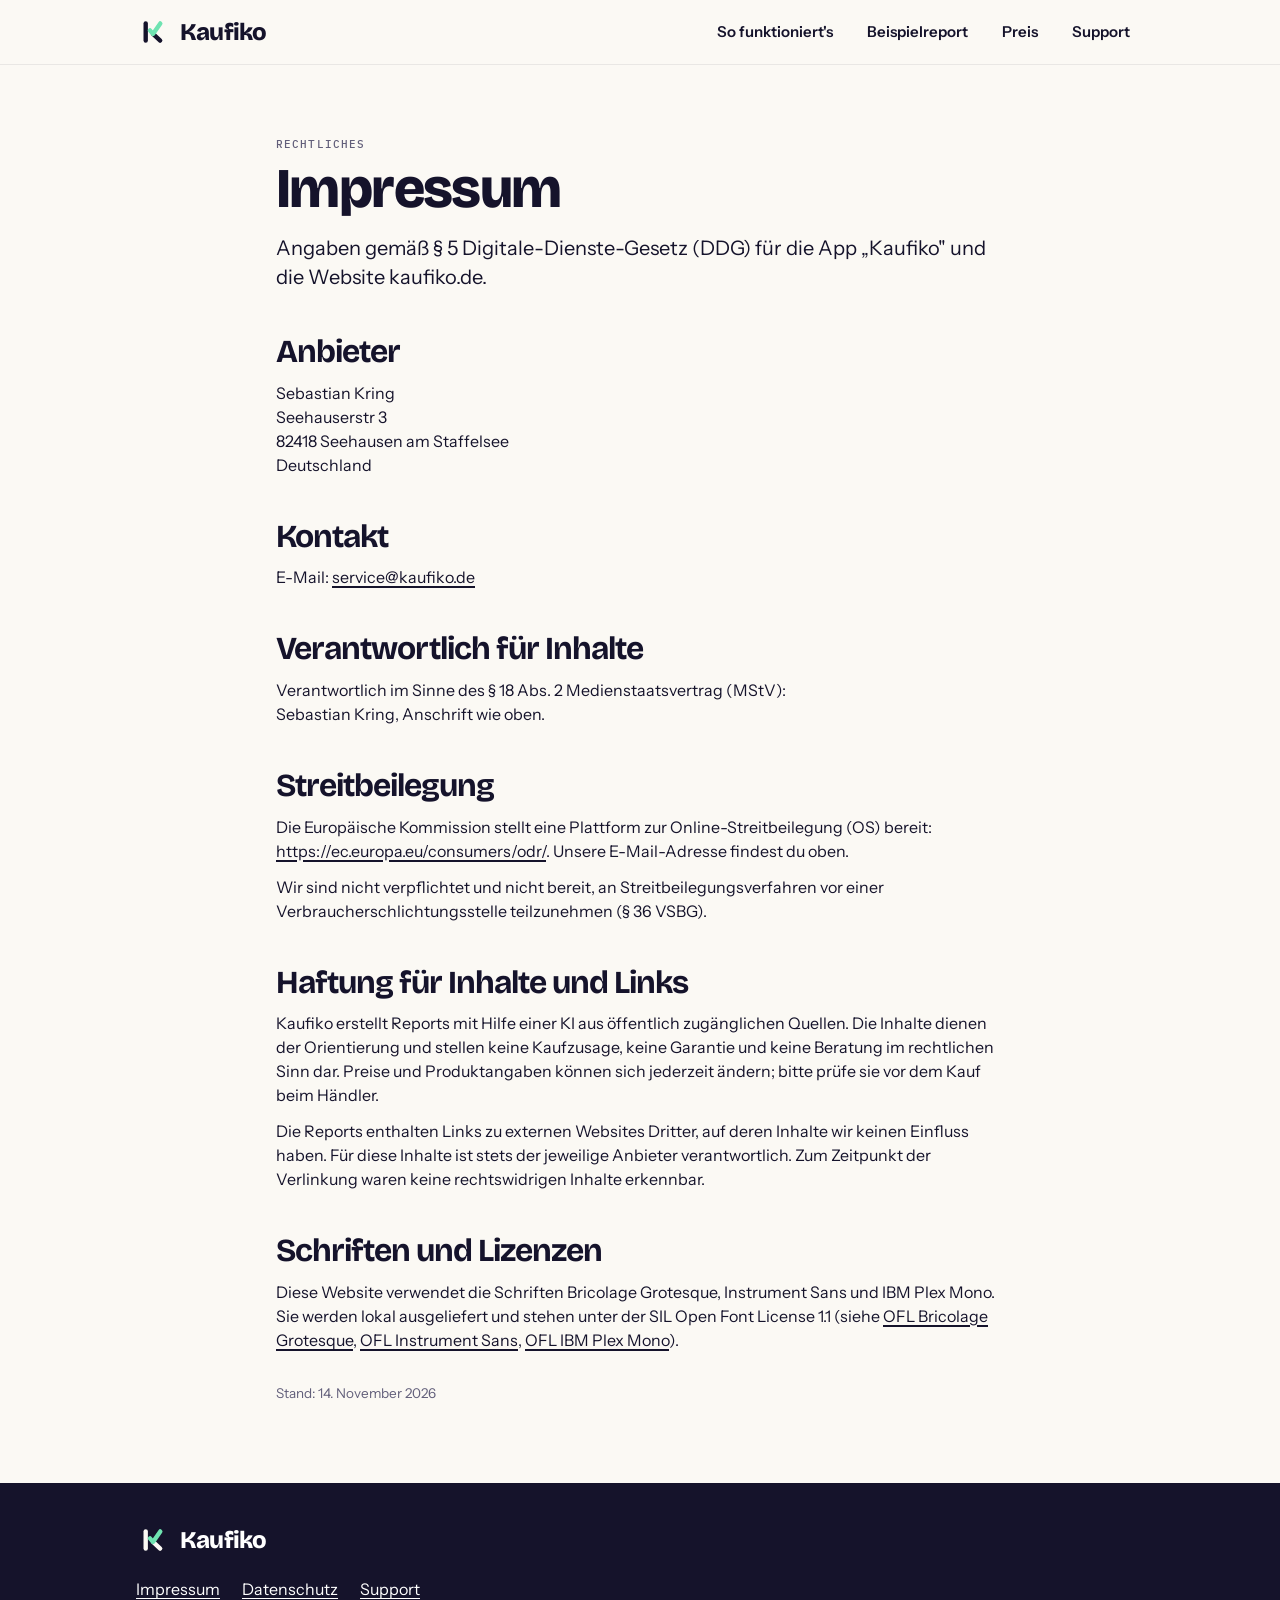
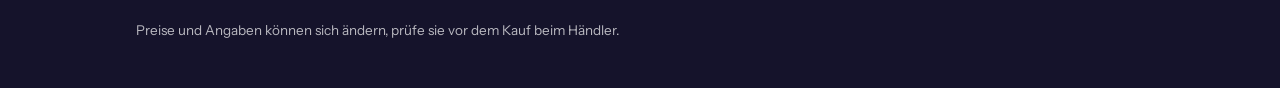
<file: impressum.html>
<!DOCTYPE html>
<html lang="de">
<head>
<meta charset="utf-8">
<meta name="viewport" content="width=device-width, initial-scale=1">
<title>Impressum – Kaufiko</title>
<meta name="description" content="Impressum der Kaufiko-App und -Website: Anbieterangaben nach § 5 DDG, Verantwortlicher nach § 18 MStV, Kontakt und Hinweise zur Streitbeilegung.">
<meta property="og:type" content="website">
<meta property="og:title" content="Impressum – Kaufiko">
<meta property="og:description" content="Anbieterangaben und Kontakt für die Kaufiko-App und -Website.">
<meta property="og:locale" content="de_DE">
<meta property="og:site_name" content="Kaufiko">
<meta name="theme-color" content="#FBF9F4">
<link rel="stylesheet" href="styles.css">
</head>
<body>

<header class="nav nav-paper" data-open="false">
  <div class="wrap">
    <a class="brand" href="index.html" aria-label="Kaufiko Startseite">
      <svg viewBox="0 0 1024 1024" aria-hidden="true" fill="none" stroke-width="132" stroke-linecap="round" stroke-linejoin="round"><path d="M292 254V770" stroke="#15132B"/><path d="M512 570L728 770" stroke="#15132B"/><path d="M420 462L512 570L732 254" stroke="#6FE3B1"/></svg>
      <span>Kaufiko</span>
    </a>
    <nav aria-label="Hauptnavigation">
      <ul class="nav-links">
        <li><a href="index.html#so-funktionierts">So funktioniert's</a></li>
        <li><a href="index.html#beispielreport">Beispielreport</a></li>
        <li><a href="index.html#preis">Preis</a></li>
        <li><a href="support.html">Support</a></li>
      </ul>
    </nav>
    <button class="nav-toggle" type="button" aria-expanded="false" aria-controls="nav-menu" aria-label="Menü öffnen">
      <svg viewBox="0 0 24 24" fill="none" stroke="currentColor" stroke-width="2.4" stroke-linecap="round" aria-hidden="true"><path d="M4 7h16M4 12h16M4 17h16"/></svg>
    </button>
  </div>
  <div class="nav-menu wrap" id="nav-menu">
    <ul>
      <li><a href="index.html#so-funktionierts">So funktioniert's</a></li>
      <li><a href="index.html#beispielreport">Beispielreport</a></li>
      <li><a href="index.html#preis">Preis</a></li>
      <li><a href="support.html">Support</a></li>
    </ul>
  </div>
</header>

<main class="page">
  <article class="wrap prose">
    <p class="kicker">Rechtliches</p>
    <h1>Impressum</h1>
    <p class="lead">Angaben gemäß § 5 Digitale-Dienste-Gesetz (DDG) für die App „Kaufiko" und die Website kaufiko.de.</p>


    <h2>Anbieter</h2>
    <p>
      Sebastian Kring<br>
      Seehauserstr 3<br>
      82418 Seehausen am Staffelsee<br>
      Deutschland
    </p>

    <h2>Kontakt</h2>
    <p>
      E-Mail: <a href="mailto:service@kaufiko.de">service@kaufiko.de</a>
    </p>

    <h2>Verantwortlich für Inhalte</h2>
    <p>Verantwortlich im Sinne des § 18 Abs. 2 Medienstaatsvertrag (MStV):<br>
      Sebastian Kring, Anschrift wie oben.
    </p>

    <h2>Streitbeilegung</h2>
    <p>Die Europäische Kommission stellt eine Plattform zur Online-Streitbeilegung (OS) bereit: <a href="https://ec.europa.eu/consumers/odr/" rel="noopener">https://ec.europa.eu/consumers/odr/</a>. Unsere E-Mail-Adresse findest du oben.</p>
    <p>Wir sind nicht verpflichtet und nicht bereit, an Streitbeilegungsverfahren vor einer Verbraucherschlichtungsstelle teilzunehmen (§ 36 VSBG).</p>

    <h2>Haftung für Inhalte und Links</h2>
    <p>Kaufiko erstellt Reports mit Hilfe einer KI aus öffentlich zugänglichen Quellen. Die Inhalte dienen der Orientierung und stellen keine Kaufzusage, keine Garantie und keine Beratung im rechtlichen Sinn dar. Preise und Produktangaben können sich jederzeit ändern; bitte prüfe sie vor dem Kauf beim Händler.</p>
    <p>Die Reports enthalten Links zu externen Websites Dritter, auf deren Inhalte wir keinen Einfluss haben. Für diese Inhalte ist stets der jeweilige Anbieter verantwortlich. Zum Zeitpunkt der Verlinkung waren keine rechtswidrigen Inhalte erkennbar.</p>

    <h2>Schriften und Lizenzen</h2>
    <p>Diese Website verwendet die Schriften Bricolage Grotesque, Instrument Sans und IBM Plex Mono. Sie werden lokal ausgeliefert und stehen unter der SIL Open Font License 1.1 (siehe <a href="fonts/OFL-BricolageGrotesque.txt">OFL Bricolage Grotesque</a>, <a href="fonts/OFL-InstrumentSans.txt">OFL Instrument Sans</a>, <a href="fonts/OFL-IBMPlexMono.txt">OFL IBM Plex Mono</a>).</p>

    <p class="small" style="margin-top:32px">Stand: 14. November 2026</p>
  </article>
</main>

<footer>
  <div class="wrap">
    <a class="brand" href="index.html" aria-label="Kaufiko Startseite">
      <svg viewBox="0 0 1024 1024" aria-hidden="true" fill="none" stroke-width="132" stroke-linecap="round" stroke-linejoin="round"><path d="M292 254V770" stroke="#FBF9F4"/><path d="M512 570L728 770" stroke="#FBF9F4"/><path d="M420 462L512 570L732 254" stroke="#6FE3B1"/></svg>
      <span>Kaufiko</span>
    </a>
    <nav aria-label="Rechtliches und Hilfe">
      <ul>
        <li><a href="impressum.html">Impressum</a></li>
        <li><a href="datenschutz.html">Datenschutz</a></li>
        <li><a href="support.html">Support</a></li>
      </ul>
    </nav>
    <p class="small">Preise und Angaben können sich ändern, prüfe sie vor dem Kauf beim Händler.</p>
  </div>
</footer>

<script src="app.js" defer></script>
</body>
</html>
</file>
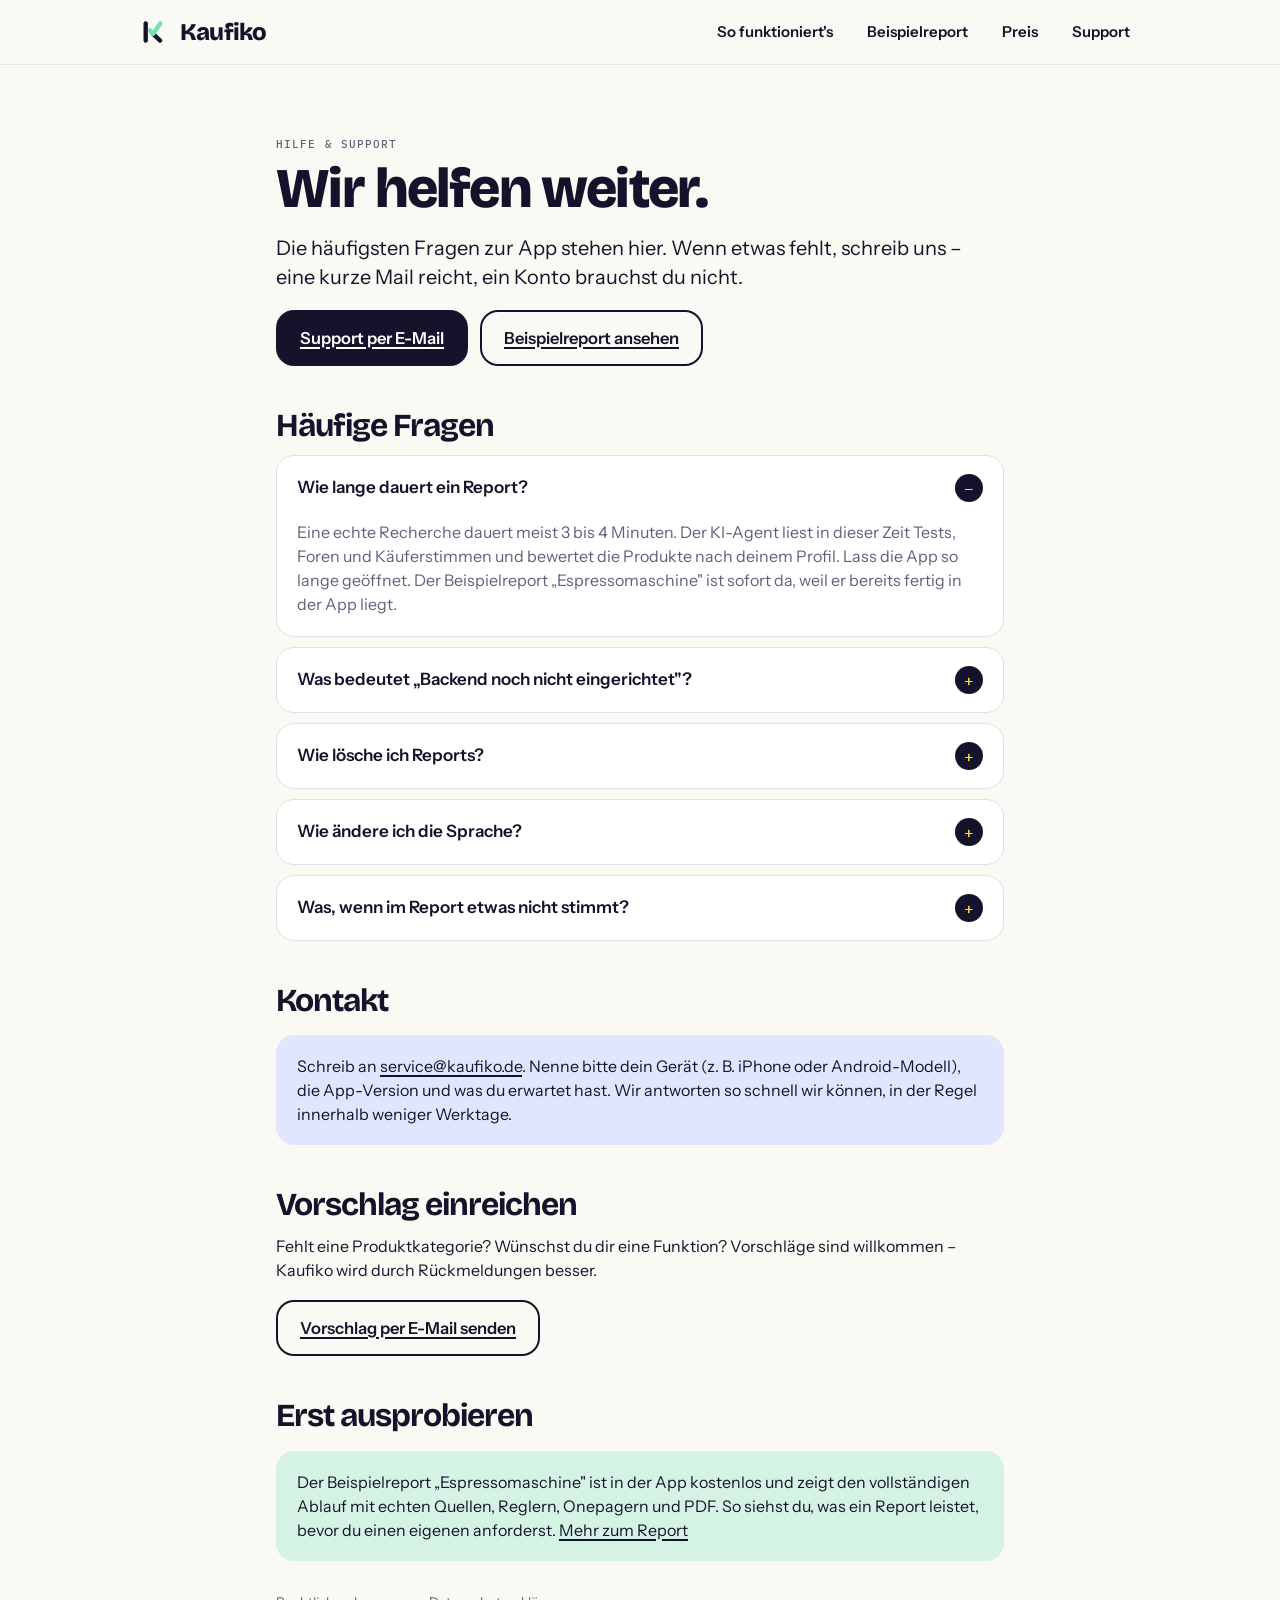
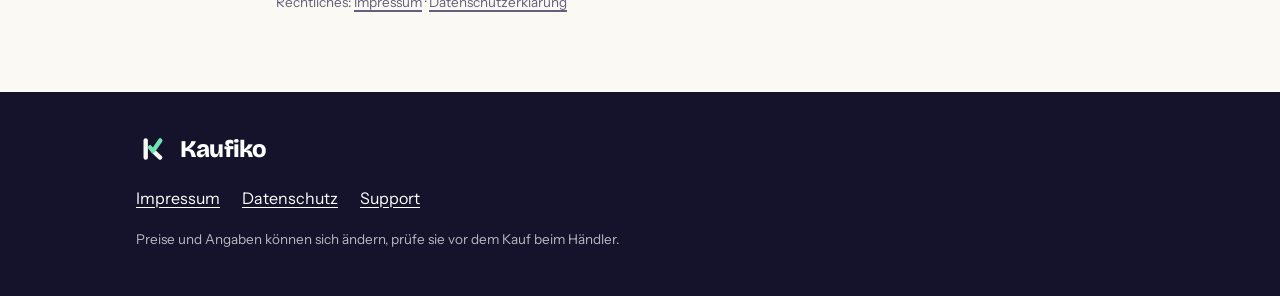
<file: support.html>
<!DOCTYPE html>
<html lang="de">
<head>
<meta charset="utf-8">
<meta name="viewport" content="width=device-width, initial-scale=1">
<title>Hilfe &amp; Support – Kaufiko</title>
<meta name="description" content="Hilfe zur Kaufiko-App: Wie lange ein Report dauert, was bei Fehlermeldungen zu tun ist, wie du Reports löschst oder die Sprache änderst, und wie du uns erreichst.">
<meta property="og:type" content="website">
<meta property="og:title" content="Hilfe &amp; Support – Kaufiko">
<meta property="og:description" content="Antworten auf häufige Fragen zur Kaufiko-App und Kontakt zum Support.">
<meta property="og:locale" content="de_DE">
<meta property="og:site_name" content="Kaufiko">
<meta name="theme-color" content="#FBF9F4">
<link rel="stylesheet" href="styles.css">
</head>
<body>

<header class="nav nav-paper" data-open="false">
  <div class="wrap">
    <a class="brand" href="index.html" aria-label="Kaufiko Startseite">
      <svg viewBox="0 0 1024 1024" aria-hidden="true" fill="none" stroke-width="132" stroke-linecap="round" stroke-linejoin="round"><path d="M292 254V770" stroke="#15132B"/><path d="M512 570L728 770" stroke="#15132B"/><path d="M420 462L512 570L732 254" stroke="#6FE3B1"/></svg>
      <span>Kaufiko</span>
    </a>
    <nav aria-label="Hauptnavigation">
      <ul class="nav-links">
        <li><a href="index.html#so-funktionierts">So funktioniert's</a></li>
        <li><a href="index.html#beispielreport">Beispielreport</a></li>
        <li><a href="index.html#preis">Preis</a></li>
        <li><a href="support.html" aria-current="page">Support</a></li>
      </ul>
    </nav>
    <button class="nav-toggle" type="button" aria-expanded="false" aria-controls="nav-menu" aria-label="Menü öffnen">
      <svg viewBox="0 0 24 24" fill="none" stroke="currentColor" stroke-width="2.4" stroke-linecap="round" aria-hidden="true"><path d="M4 7h16M4 12h16M4 17h16"/></svg>
    </button>
  </div>
  <div class="nav-menu wrap" id="nav-menu">
    <ul>
      <li><a href="index.html#so-funktionierts">So funktioniert's</a></li>
      <li><a href="index.html#beispielreport">Beispielreport</a></li>
      <li><a href="index.html#preis">Preis</a></li>
      <li><a href="support.html">Support</a></li>
    </ul>
  </div>
</header>

<main class="page">
  <article class="wrap prose">
    <p class="kicker">Hilfe &amp; Support</p>
    <h1>Wir helfen weiter.</h1>
    <p class="lead">Die häufigsten Fragen zur App stehen hier. Wenn etwas fehlt, schreib uns – eine kurze Mail reicht, ein Konto brauchst du nicht.</p>

    <div class="btn-row">
      <a class="btn" href="mailto:service@kaufiko.de?subject=Kaufiko%3A%20Support">Support per E-Mail</a>
      <a class="btn ghost" href="index.html#beispielreport">Beispielreport ansehen</a>
    </div>

    <h2 id="faq">Häufige Fragen</h2>
    <div class="faq">
      <details open>
        <summary>Wie lange dauert ein Report?</summary>
        <div class="answer"><p>Eine echte Recherche dauert meist 3 bis 4 Minuten. Der KI-Agent liest in dieser Zeit Tests, Foren und Käuferstimmen und bewertet die Produkte nach deinem Profil. Lass die App so lange geöffnet. Der Beispielreport „Espressomaschine" ist sofort da, weil er bereits fertig in der App liegt.</p></div>
      </details>
      <details>
        <summary>Was bedeutet „Backend noch nicht eingerichtet"?</summary>
        <div class="answer"><p>Diese Meldung erscheint, wenn die App keine Verbindung zu unserem Server herstellen kann – etwa in einer Testversion ohne Serverkonfiguration oder bei einer vorübergehenden Störung. Prüf deine Internetverbindung und versuch es in ein paar Minuten noch einmal. Der Beispielreport funktioniert davon unabhängig. Bleibt die Meldung, schreib uns mit Angabe von Gerät und App-Version an <a href="mailto:service@kaufiko.de?subject=Kaufiko%3A%20Backend%20nicht%20eingerichtet">service@kaufiko.de</a>.</p></div>
      </details>
      <details>
        <summary>Wie lösche ich Reports?</summary>
        <div class="answer"><p>Öffne auf der Startseite „Deine Reports" bzw. „Alle anzeigen" und wähle beim Report „Löschen". Die App fragt einmal nach, dann ist der Report vom Gerät entfernt – das lässt sich nicht rückgängig machen. Reports liegen nur auf deinem Gerät; wenn du die App löschst, sind alle Reports weg. Wir haben keine Kopie.</p></div>
      </details>
      <details>
        <summary>Wie ändere ich die Sprache?</summary>
        <div class="answer"><p>Tippe auf der Startseite auf „Einstellungen" und wähle unter „Sprache" zwischen Gerätesprache, Deutsch und English. Die Oberfläche wechselt sofort. Beispielinhalte und Reportdaten bleiben vorerst deutsch.</p></div>
      </details>
      <details>
        <summary>Was, wenn im Report etwas nicht stimmt?</summary>
        <div class="answer"><p>Jede Aussage hat eine Quelle, die du nachlesen kannst. Preise können veraltet sein und sind dann als „nicht belegt" markiert. Wenn dir ein Fehler auffällt, schick uns den Hinweis mit Produktname und Stelle – das hilft uns, die Recherche besser zu machen.</p></div>
      </details>
    </div>

    <h2 id="kontakt">Kontakt</h2>
    <div class="callout lilac">
      <p>Schreib an <a href="mailto:service@kaufiko.de?subject=Kaufiko%3A%20Support">service@kaufiko.de</a>. Nenne bitte dein Gerät (z. B. iPhone oder Android-Modell), die App-Version und was du erwartet hast. Wir antworten so schnell wir können, in der Regel innerhalb weniger Werktage.</p>
    </div>

    <h2 id="vorschlag">Vorschlag einreichen</h2>
    <p>Fehlt eine Produktkategorie? Wünschst du dir eine Funktion? Vorschläge sind willkommen – Kaufiko wird durch Rückmeldungen besser.</p>
    <div class="btn-row">
      <a class="btn ghost" href="mailto:service@kaufiko.de?subject=Kaufiko%3A%20Vorschlag">Vorschlag per E-Mail senden</a>
    </div>

    <h2 id="beispiel">Erst ausprobieren</h2>
    <div class="callout mint">
      <p>Der Beispielreport „Espressomaschine" ist in der App kostenlos und zeigt den vollständigen Ablauf mit echten Quellen, Reglern, Onepagern und PDF. So siehst du, was ein Report leistet, bevor du einen eigenen anforderst. <a href="index.html#beispielreport">Mehr zum Report</a></p>
    </div>

    <p class="small" style="margin-top:32px">Rechtliches: <a href="impressum.html">Impressum</a> · <a href="datenschutz.html">Datenschutzerklärung</a></p>
  </article>
</main>

<footer>
  <div class="wrap">
    <a class="brand" href="index.html" aria-label="Kaufiko Startseite">
      <svg viewBox="0 0 1024 1024" aria-hidden="true" fill="none" stroke-width="132" stroke-linecap="round" stroke-linejoin="round"><path d="M292 254V770" stroke="#FBF9F4"/><path d="M512 570L728 770" stroke="#FBF9F4"/><path d="M420 462L512 570L732 254" stroke="#6FE3B1"/></svg>
      <span>Kaufiko</span>
    </a>
    <nav aria-label="Rechtliches und Hilfe">
      <ul>
        <li><a href="impressum.html">Impressum</a></li>
        <li><a href="datenschutz.html">Datenschutz</a></li>
        <li><a href="support.html">Support</a></li>
      </ul>
    </nav>
    <p class="small">Preise und Angaben können sich ändern, prüfe sie vor dem Kauf beim Händler.</p>
  </div>
</footer>

<script src="app.js" defer></script>
</body>
</html>
</file>
<file: styles.css>
/* Kaufiko Website. Farben und Typo folgen app/lib/theme.dart und docs/prototyp/template.html. */

@font-face {
  font-family: "Bricolage Grotesque";
  src: url("fonts/BricolageGrotesque-VF.ttf") format("truetype");
  font-weight: 200 800;
  font-display: swap;
}
@font-face {
  font-family: "Instrument Sans";
  src: url("fonts/InstrumentSans-VF.ttf") format("truetype");
  font-weight: 400 700;
  font-display: swap;
}
@font-face {
  font-family: "IBM Plex Mono";
  src: url("fonts/IBMPlexMono-Regular.ttf") format("truetype");
  font-weight: 400;
  font-display: swap;
}
@font-face {
  font-family: "IBM Plex Mono";
  src: url("fonts/IBMPlexMono-Medium.ttf") format("truetype");
  font-weight: 500;
  font-display: swap;
}

:root {
  color-scheme: light;
  --ink: #15132B;
  --paper: #FBF9F4;
  --card: #FFFFFF;
  --muted: #625F7A;
  --line: #E3E0EC;
  --sun: #FFD23F;
  --coral: #FF5C39;
  --blue: #3D4EF5;
  --mint: #6FE3B1;
  --green: #0B7A55;
  --violet: #9A45D6;
  --stage-search: #FFEFB0;
  --stage-questions: #E1E6FF;
  --stage-dark: #15132B;
  --stage-report: #D5F3E4;
  --display: "Bricolage Grotesque", "Arial Narrow", system-ui, sans-serif;
  --sans: "Instrument Sans", system-ui, -apple-system, "Segoe UI", sans-serif;
  --mono: "IBM Plex Mono", ui-monospace, Menlo, monospace;
  --ease: cubic-bezier(.2, .8, .2, 1);
  --spring: cubic-bezier(.34, 1.56, .64, 1);
  --r-card: 20px;
  --r-field: 18px;
  --max: 1040px;
  --gutter: 16px;
}

* { box-sizing: border-box; margin: 0; padding: 0; }
html { scroll-behavior: smooth; -webkit-text-size-adjust: 100%; }
html, body { overflow-x: hidden; }
body {
  background: var(--paper);
  color: var(--ink);
  font: 16px/1.5 var(--sans);
  min-height: 100%;
}
img, svg { display: block; max-width: 100%; }
a { color: inherit; }
button, input { font: inherit; color: inherit; }
:focus-visible { outline: 3px solid var(--blue); outline-offset: 3px; border-radius: 6px; }
.dark :focus-visible { outline-color: var(--sun); }

.wrap { width: 100%; max-width: var(--max); margin: 0 auto; padding-left: var(--gutter); padding-right: var(--gutter); }

/* Typo */
h1, h2, h3, .display { font-family: var(--display); font-weight: 700; letter-spacing: -.5px; text-wrap: balance; }
h1 { font-size: clamp(36px, 8vw, 76px); line-height: .96; font-weight: 800; letter-spacing: -1.6px; }
h2 { font-size: clamp(30px, 5vw, 46px); line-height: 1.02; letter-spacing: -1px; }
h3 { font-size: clamp(22px, 3vw, 27px); line-height: 1.1; letter-spacing: -.3px; }
.lead { font-size: clamp(17px, 2vw, 20px); line-height: 1.45; max-width: 36em; }
p { max-width: 62ch; }
.small { font-size: 13.5px; line-height: 1.4; color: var(--muted); }
.label, .kicker {
  font: 500 11px/1.4 var(--mono);
  letter-spacing: 1.1px;
  text-transform: uppercase;
  color: var(--muted);
}
.num { font-family: var(--mono); font-weight: 500; font-variant-numeric: tabular-nums; }
.dark { color: #fff; }
.dark .label, .dark .kicker, .dark .small { color: rgba(255, 255, 255, .7); }
.dark p { color: rgba(255, 255, 255, .88); }

.pill-word {
  display: inline-block;
  background: var(--ink);
  color: var(--sun);
  padding: 0 .22em .06em;
  border-radius: .28em;
  transform: rotate(-2deg);
  white-space: nowrap;
}

/* Knöpfe */
.btn {
  display: inline-flex;
  align-items: center;
  justify-content: center;
  gap: 10px;
  min-height: 56px;
  padding: 0 24px;
  border-radius: var(--r-field);
  background: var(--ink);
  color: #fff;
  font-weight: 600;
  font-size: 16.5px;
  text-decoration: none;
  border: 0;
  cursor: pointer;
  transition: transform .15s var(--ease), background .15s;
}
.btn:hover { background: #26234a; }
.btn:active { transform: scale(.98); }
.btn.ghost { background: transparent; color: var(--ink); box-shadow: inset 0 0 0 2px var(--ink); }
.btn.ghost:hover { background: rgba(21, 19, 43, .06); }
.dark .btn { background: #fff; color: var(--ink); }
.dark .btn:hover { background: var(--sun); }
.dark .btn.ghost { background: transparent; color: #fff; box-shadow: inset 0 0 0 2px #fff; }
.dark .btn.ghost:hover { background: rgba(255, 255, 255, .1); }

.store {
  display: inline-grid;
  grid-template-columns: auto 1fr;
  align-items: center;
  column-gap: 12px;
  min-height: 56px;
  padding: 8px 22px 8px 16px;
  border-radius: var(--r-field);
  background: var(--ink);
  color: #fff;
  text-decoration: none;
  text-align: left;
  transition: transform .15s var(--ease);
}
.store:hover { background: #26234a; }
.store:active { transform: scale(.98); }
.store svg { width: 26px; height: 26px; grid-row: 1 / span 2; }
.store .store-sub { font: 500 11px/1.2 var(--mono); letter-spacing: 1.1px; text-transform: uppercase; color: rgba(255, 255, 255, .72); }
.store .store-main { font-weight: 600; font-size: 16.5px; line-height: 1.25; }
.store-row { display: flex; flex-wrap: wrap; gap: 12px; }

/* Nav */
.nav {
  position: sticky;
  top: 0;
  z-index: 10;
  background: rgba(255, 239, 176, .92);
  backdrop-filter: blur(10px);
  -webkit-backdrop-filter: blur(10px);
  border-bottom: 1px solid rgba(21, 19, 43, .08);
}
.nav-paper { background: rgba(251, 249, 244, .94); }
.nav .wrap { display: flex; align-items: center; justify-content: space-between; gap: 16px; min-height: 64px; }
.brand { display: inline-flex; align-items: center; gap: 10px; text-decoration: none; font: 800 24px/1 var(--display); letter-spacing: -.8px; }
.brand svg { width: 34px; height: 34px; }
.nav-links { display: none; gap: 6px; list-style: none; }
.nav-links a { display: inline-block; padding: 10px 14px; border-radius: 999px; font-weight: 600; font-size: 15px; text-decoration: none; }
.nav-links a:hover { background: rgba(21, 19, 43, .08); }
.nav-toggle {
  display: inline-grid; place-items: center;
  width: 44px; height: 44px; border-radius: 12px; border: 2px solid var(--ink); background: transparent; cursor: pointer;
}
.nav-toggle svg { width: 22px; height: 22px; }
.nav .nav-menu { display: none; padding: 0 0 14px; }
.nav-menu ul { list-style: none; display: grid; gap: 4px; }
.nav-menu a { display: block; padding: 12px 14px; border-radius: 14px; font-weight: 600; text-decoration: none; }
.nav-menu a:hover { background: rgba(21, 19, 43, .08); }
.nav[data-open="true"] .nav-menu { display: block; }
.nav .nav-menu ul { display: grid; }
@media (min-width: 760px) {
  .nav-links { display: flex; }
  .nav-toggle, .nav-menu { display: none !important; }
}

/* Bühnen */
.stage { padding: clamp(56px, 9vw, 112px) 0; }
.stage-search { background: var(--stage-search); }
.stage-questions { background: var(--stage-questions); }
.stage-dark { background: var(--stage-dark); }
.stage-report { background: var(--stage-report); }
.stage-paper { background: var(--paper); }
.section-head { margin-bottom: clamp(28px, 4vw, 48px); display: grid; gap: 14px; }
.section-head .kicker { color: var(--ink); opacity: .72; }
.dark .section-head .kicker { color: #fff; }

/* Hero */
.hero { padding-top: clamp(40px, 7vw, 88px); }
.hero .wrap { display: grid; gap: 36px; align-items: center; }
.hero-copy { display: grid; gap: 22px; }
.hero-copy .lead { max-width: 32em; }
.hero-art { display: grid; place-items: center; }
.sig-hero { width: min(72vw, 360px); height: auto; color: var(--ink); }
.hero-note { display: flex; flex-wrap: wrap; gap: 8px 14px; align-items: center; }
.hero-note .dot { width: 8px; height: 8px; border-radius: 50%; background: var(--ink); }
@media (min-width: 860px) {
  .hero .wrap { grid-template-columns: 1.15fr .85fr; gap: 48px; }
}

/* Karten */
.card { background: var(--card); border-radius: var(--r-card); padding: 22px; }
.grid-2 { display: grid; gap: 16px; }
.grid-3 { display: grid; gap: 16px; }
@media (min-width: 680px) {
  .grid-2 { grid-template-columns: 1fr 1fr; }
  .grid-3 { grid-template-columns: repeat(3, 1fr); }
}

.steps { display: grid; gap: 16px; counter-reset: step; }
@media (min-width: 680px) { .steps { grid-template-columns: 1fr 1fr; } }
.step {
  border-radius: 22px;
  padding: 26px 24px 28px;
  display: grid;
  gap: 14px;
  align-content: start;
  min-height: 260px;
  position: relative;
}
.step .kicker { color: inherit; opacity: .75; }
.step h3 { max-width: 16em; }
.step p { font-size: 16px; }
.step-1 { background: var(--stage-search); color: var(--ink); }
.step-2 { background: var(--stage-questions); color: var(--ink); }
.step-3 { background: var(--stage-dark); color: #fff; }
.step-3 p { color: rgba(255, 255, 255, .86); }
.step-4 { background: var(--stage-report); color: var(--ink); }
.step-icon { width: 44px; height: 44px; margin-top: 6px; }

/* Report */
.pcards { display: grid; gap: 14px; }
.pcard {
  background: var(--card);
  border-radius: 22px;
  padding: 18px 18px 16px;
  display: grid;
  grid-template-columns: 1fr 72px;
  gap: 8px 14px;
  align-items: center;
}
.pcard.first { box-shadow: inset 0 0 0 3px var(--ink); }
.pcard .rank {
  display: inline-grid; place-items: center;
  width: 28px; height: 28px; border-radius: 50%;
  background: var(--line); font: 500 13px var(--mono);
}
.pcard.first .rank { background: var(--ink); color: var(--sun); }
.pcard .toprow { display: flex; align-items: center; gap: 10px; flex-wrap: wrap; }
.best { background: var(--sun); border-radius: 999px; padding: 4px 10px; color: var(--ink); }
.pcard .name { font-weight: 600; font-size: 17.5px; line-height: 1.25; }
.pcard .sig { width: 72px; height: 72px; grid-column: 2; grid-row: 1 / span 3; color: var(--ink); }
.matchrow { display: flex; align-items: center; gap: 12px; }
.bar { flex: 1; height: 10px; border-radius: 5px; background: var(--line); overflow: hidden; }
.bar i { display: block; height: 100%; border-radius: 5px; background: var(--c, var(--ink)); width: var(--w, 0%); transition: width .9s var(--ease); }
.match { font: 500 22px var(--mono); min-width: 64px; text-align: right; font-variant-numeric: tabular-nums; }
.report-grid { display: grid; gap: 32px; align-items: start; }
@media (min-width: 900px) { .report-grid { grid-template-columns: 1fr 1fr; gap: 48px; } }
.feature-list { list-style: none; display: grid; gap: 18px; }
.feature-list li { display: grid; grid-template-columns: 34px 1fr; gap: 14px; align-items: start; }
.feature-list .mark {
  display: grid; place-items: center; width: 34px; height: 34px; border-radius: 10px;
  background: var(--ink); color: var(--sun); font: 500 12px var(--mono);
}
.feature-list strong { display: block; font-weight: 600; margin-bottom: 2px; }
.feature-list p { font-size: 15.5px; color: var(--muted); }
.legend { display: flex; flex-wrap: wrap; gap: 8px 16px; margin-top: 4px; }
.legend span { display: inline-flex; align-items: center; gap: 6px; font: 500 11px var(--mono); letter-spacing: 1.1px; text-transform: uppercase; }
.legend i { width: 14px; height: 6px; border-radius: 3px; background: var(--c); display: inline-block; }

/* Unabhängig */
.pledge { display: grid; gap: 16px; }
@media (min-width: 680px) { .pledge { grid-template-columns: repeat(2, 1fr); } }
@media (min-width: 980px) { .pledge { grid-template-columns: repeat(4, 1fr); } }
.pledge .card { display: grid; gap: 10px; align-content: start; border: 1px solid var(--line); }
.pledge .tag { display: inline-grid; place-items: center; width: 40px; height: 40px; border-radius: 12px; font: 700 18px var(--display); }
.tag-coral { background: var(--coral); color: #fff; }
.tag-blue { background: var(--blue); color: #fff; }
.tag-green { background: var(--green); color: #fff; }
.tag-violet { background: var(--violet); color: #fff; }

/* Preis */
.price-box {
  background: var(--card);
  border-radius: 26px;
  padding: clamp(26px, 4vw, 44px);
  display: grid;
  gap: 18px;
  max-width: 640px;
}
.price-big { font: 800 clamp(34px, 6vw, 56px)/1 var(--display); letter-spacing: -1.6px; }
.price-box ul { list-style: none; display: grid; gap: 10px; }
.price-box li { display: flex; gap: 10px; align-items: flex-start; }
.price-box li::before { content: ""; flex: none; width: 10px; height: 10px; margin-top: 7px; border-radius: 50%; background: var(--blue); }
.price-box li:nth-child(2)::before { background: var(--coral); }
.price-box li:nth-child(3)::before { background: var(--green); }
.price-box li:nth-child(4)::before { background: var(--violet); }

/* FAQ */
.faq { display: grid; gap: 10px; max-width: 780px; }
.faq details { background: var(--card); border-radius: 18px; border: 1px solid var(--line); }
.faq summary {
  list-style: none; cursor: pointer;
  display: flex; justify-content: space-between; align-items: center; gap: 14px;
  padding: 18px 20px; font-weight: 600; font-size: 17px;
}
.faq summary::-webkit-details-marker { display: none; }
.faq summary::after {
  content: "+"; flex: none; display: grid; place-items: center;
  width: 28px; height: 28px; border-radius: 50%; background: var(--ink); color: var(--sun);
  font: 500 16px var(--mono); transition: transform .2s var(--ease);
}
.faq details[open] summary::after { content: "–"; }
.faq .answer { padding: 0 20px 20px; color: var(--muted); }
.faq .answer p + p { margin-top: 8px; }

/* Footer */
footer { background: var(--ink); color: #fff; padding: 40px 0 48px; }
footer .wrap { display: grid; gap: 20px; }
footer nav ul { list-style: none; display: flex; flex-wrap: wrap; gap: 6px 22px; }
footer a { color: #fff; text-decoration: underline; text-underline-offset: 3px; }
footer a:hover { color: var(--sun); }
footer .small { color: rgba(255, 255, 255, .7); max-width: 60ch; }
footer .brand { color: #fff; }

/* Unterseiten */
.page { padding: clamp(40px, 6vw, 72px) 0 80px; }
.page .wrap { max-width: 760px; }
.prose h1 { font-size: clamp(36px, 6vw, 56px); margin-bottom: 18px; }
.prose h2 { font-size: clamp(24px, 3.4vw, 32px); margin: 44px 0 12px; }
.prose h3 { font-size: 20px; margin: 26px 0 8px; }
.prose p, .prose li { max-width: 68ch; }
.prose p + p { margin-top: 12px; }
.prose ul, .prose ol { padding-left: 1.3em; margin: 10px 0; display: grid; gap: 6px; }
.prose a { text-decoration: underline; text-underline-offset: 3px; text-decoration-thickness: 1.5px; }
.prose a:hover { color: var(--blue); }
.prose .lead { margin-bottom: 12px; }
.prose .kicker { margin-bottom: 10px; }
.placeholder {
  background: var(--sun);
  color: var(--ink);
  border-radius: 6px;
  padding: 0 5px;
  font: 500 .9em var(--mono);
  letter-spacing: .2px;
}
.callout { background: var(--card); border: 1px solid var(--line); border-radius: 18px; padding: 18px 20px; margin: 18px 0; }
.callout.sun { background: var(--stage-search); border-color: transparent; }
.callout.lilac { background: var(--stage-questions); border-color: transparent; }
.callout.mint { background: var(--stage-report); border-color: transparent; }
.callout p { max-width: none; }
.btn-row { display: flex; flex-wrap: wrap; gap: 12px; margin: 18px 0 8px; }
.prose .toc { list-style: none; padding: 0; display: flex; flex-wrap: wrap; gap: 8px; margin: 18px 0 0; }
.toc a { display: inline-block; padding: 8px 14px; border-radius: 999px; background: var(--card); border: 1px solid var(--line); text-decoration: none; font-weight: 600; font-size: 14.5px; }
.toc a:hover { border-color: var(--ink); }
.prose table { border-collapse: collapse; width: 100%; margin: 12px 0; font-size: 15px; }
.prose th, .prose td { text-align: left; padding: 10px 10px; border-bottom: 1px solid var(--line); vertical-align: top; }
.prose th { font: 500 11px var(--mono); letter-spacing: 1.1px; text-transform: uppercase; color: var(--muted); }

/* Einlaufen beim Scrollen */
.reveal { opacity: 0; transform: translateY(18px); transition: opacity .6s var(--ease), transform .6s var(--ease); }
.reveal.in { opacity: 1; transform: none; }
.sig .ray { transform-origin: 100px 100px; }
.js .sig-hero .ray { transform: scale(0); transition: transform .7s var(--spring); }
.js .sig-hero.in .ray { transform: scale(1); }
.js .sig-hero.in .ray:nth-child(8) { transition-delay: .06s; }
.js .sig-hero.in .ray:nth-child(9) { transition-delay: .12s; }
.js .sig-hero.in .ray:nth-child(10) { transition-delay: .18s; }
.js .sig-hero.in .ray:nth-child(11) { transition-delay: .24s; }
.js .bar i { width: 0; }
.js .in .bar i, .js .bar.in i { width: var(--w); }

@media (prefers-reduced-motion: reduce) {
  html { scroll-behavior: auto; }
  .reveal, .js .sig-hero .ray, .js .bar i { transition: none; opacity: 1; transform: none; width: var(--w); }
  .reveal { opacity: 1; }
}
</file>
<file: home.css>
/* Kaufiko Startseite: Bewegung und die Bausteine der Homepage. */
html { scroll-behavior: smooth; }
.scrollbar { position: fixed; inset: 0 0 auto 0; height: 4px; z-index: 60; pointer-events: none; }
.scrollbar i { display: block; height: 100%; width: 100%; transform-origin: 0 50%; transform: scaleX(0);
  background: linear-gradient(90deg, var(--blue), var(--coral), var(--sun), var(--green), var(--violet)); }

/* Einlaufen: gestaffelt, mit Feder */
.rise { opacity: 0; transform: translateY(26px); animation: rise .9s var(--ease) forwards; animation-delay: calc(var(--d, 0) * 110ms + 120ms); }
@keyframes rise { to { opacity: 1; transform: none; } }
.reveal { opacity: 0; transform: translateY(34px) scale(.985); transition: opacity .8s var(--ease), transform .8s var(--ease); transition-delay: calc(var(--i, 0) * 90ms); }
.reveal.in { opacity: 1; transform: none; }

/* ---------- Hero ---------- */
.h-hero { position: relative; overflow: hidden; padding-top: clamp(36px, 6vw, 80px); padding-bottom: clamp(48px, 7vw, 96px); }
.h-hero-grid { position: relative; display: grid; gap: 28px; align-items: center; }
@media (min-width: 900px) { .h-hero-grid { grid-template-columns: 1.15fr .85fr; gap: 40px; } }
.h-copy { display: grid; gap: 22px; }
.h-ask { font-size: 13px; color: var(--ink); opacity: 1; }
.h-type { background: var(--ink); color: var(--sun); padding: 3px 8px; border-radius: 8px; }
.h-caret { display: inline-block; width: 2px; height: 1.1em; background: var(--ink); margin: 0 6px 0 3px; vertical-align: -2px; animation: blink 1s steps(2) infinite; }
@keyframes blink { 50% { opacity: 0; } }
.h-hero h1 { font-size: clamp(44px, 8.6vw, 92px); }
.h-pill { display: inline-block; animation: pillIn 1s var(--spring) both; animation-delay: .55s; transform-origin: 0 60%; }
@keyframes pillIn { from { transform: rotate(-9deg) scale(.6); opacity: 0; } to { transform: rotate(-2deg) scale(1); opacity: 1; } }
.h-pill.sun { background: var(--sun); color: var(--ink); }
.h-watch { align-self: center; }
.h-facts { list-style: none; display: flex; flex-wrap: wrap; gap: 10px; }
.h-facts li { background: rgba(255,255,255,.6); border-radius: 16px; padding: 10px 16px; display: flex; align-items: baseline; gap: 8px; backdrop-filter: blur(6px); }
.h-facts b { font: 800 26px/1 var(--display); letter-spacing: -.5px; }
.h-facts span { font-size: 14px; color: var(--muted); }

.h-float { position: absolute; inset: 0; pointer-events: none; }
.fl { position: absolute; border-radius: 999px; opacity: .9; animation: drift 14s ease-in-out infinite alternate; will-change: transform; }
.f1 { width: 26px; height: 120px; background: var(--blue); top: 8%; right: 6%; --r: 18deg; animation-duration: 11s; }
.f2 { width: 22px; height: 90px; background: var(--coral); top: 62%; right: 40%; --r: 64deg; animation-duration: 16s; opacity: .55; }
.f3 { width: 20px; height: 100px; background: var(--green); bottom: -30px; left: 4%; --r: -32deg; animation-duration: 13s; }
.f4 { width: 18px; height: 70px; background: var(--violet); top: 14%; left: 46%; --r: -70deg; animation-duration: 18s; opacity: .5; }
.f5 { width: 60px; height: 60px; background: #fff; top: 70%; right: 4%; opacity: .5; animation-duration: 20s; }
.f6 { width: 14px; height: 14px; background: var(--ink); top: 30%; right: 30%; animation-duration: 9s; }
@keyframes drift { from { transform: translate3d(0,0,0) rotate(var(--r, 0deg)); } to { transform: translate3d(calc(var(--mx, 0px) + 18px), calc(var(--my, 0px) - 34px), 0) rotate(calc(var(--r, 0deg) + 22deg)); } }

.h-art { display: grid; place-items: center; }
.h-orbit { position: relative; width: min(78vw, 400px); aspect-ratio: 1; }
.burst { width: 100%; height: 100%; animation: spin 46s linear infinite; }
@keyframes spin { to { transform: rotate(360deg); } }
.burst .r { transform-box: fill-box; transform-origin: 50% 50%; animation: breathe 3.6s ease-in-out infinite; }
.burst .r2 { animation-delay: -.7s; } .burst .r3 { animation-delay: -1.4s; } .burst .r4 { animation-delay: -2.1s; } .burst .r5 { animation-delay: -2.8s; }
@keyframes breathe { 0%, 100% { transform: scale(1); } 50% { transform: scale(.78); } }
.chip { position: absolute; background: #fff; color: var(--ink); font: 500 12.5px var(--mono); padding: 8px 12px; border-radius: 999px; box-shadow: 0 10px 30px rgba(21,19,43,.16); animation: bob 5s ease-in-out infinite; white-space: nowrap; }
.chip.c1 { top: 4%; left: -2%; } .chip.c2 { top: 18%; right: -4%; animation-delay: -1s; } .chip.c3 { bottom: 20%; left: -8%; animation-delay: -2s; }
.chip.c4 { bottom: 4%; right: 2%; animation-delay: -3s; } .chip.c5 { top: 48%; right: -10%; animation-delay: -4s; background: var(--ink); color: var(--sun); }
@keyframes bob { 0%, 100% { transform: translateY(0) rotate(-2deg); } 50% { transform: translateY(-14px) rotate(2deg); } }

/* ---------- Laufband ---------- */
.marquee { background: var(--ink); color: #fff; overflow: hidden; padding: 16px 0; }
.marquee-track { display: flex; align-items: center; gap: 26px; width: max-content; animation: marquee 38s linear infinite; }
.marquee span { font: 800 clamp(22px, 3.4vw, 34px)/1 var(--display); letter-spacing: -.6px; white-space: nowrap; }
.marquee i { width: 12px; height: 12px; border-radius: 50%; background: var(--sun); flex: none; }
.marquee i:nth-of-type(3n+1) { background: var(--coral); } .marquee i:nth-of-type(3n+2) { background: var(--mint); }
@keyframes marquee { to { transform: translateX(-50%); } }

/* ---------- Intro-Player ---------- */
.h-intro { color: #fff; position: relative; overflow: hidden; }
.h-intro .section-head .kicker { color: var(--sun); opacity: 1; }
.intro-grid { display: grid; gap: 36px; align-items: center; }
@media (min-width: 900px) { .intro-grid { grid-template-columns: 1fr auto; gap: 64px; } }
.intro-steps { list-style: none; display: grid; gap: 10px; }
.intro-steps li { display: flex; gap: 16px; padding: 18px 20px; border-radius: 22px; cursor: pointer; opacity: .5; transition: opacity .4s var(--ease), background .4s var(--ease), transform .4s var(--ease); }
.intro-steps li:hover { opacity: .8; }
.intro-steps li.on { opacity: 1; background: rgba(255,255,255,.08); transform: translateX(6px); }
.intro-steps .num { font: 500 12px var(--mono); letter-spacing: 1.2px; color: var(--sun); padding-top: 6px; }
.intro-steps strong { font: 700 clamp(20px, 2.6vw, 26px)/1.12 var(--display); letter-spacing: -.3px; display: block; }
.intro-steps p { color: rgba(255,255,255,.72); margin-top: 6px; max-height: 0; overflow: hidden; opacity: 0; transition: max-height .5s var(--ease), opacity .4s var(--ease); }
.intro-steps li.on p { max-height: 90px; opacity: 1; }

.phone { justify-self: center; width: min(86vw, 320px); user-select: none; -webkit-user-select: none; touch-action: pan-y; cursor: pointer; }
.phone-screen { position: relative; aspect-ratio: 9 / 18.6; border-radius: 46px; overflow: hidden; border: 9px solid #0B0A17; outline: 2px solid rgba(255,255,255,.18);
  box-shadow: 0 40px 90px rgba(0,0,0,.55), 0 0 0 1px rgba(255,255,255,.05); background: var(--stage-search); }
.phone-hint { text-align: center; margin-top: 14px; font: 500 11px var(--mono); letter-spacing: 1.1px; text-transform: uppercase; color: rgba(255,255,255,.55); }
.story-bars { position: absolute; z-index: 5; top: 14px; left: 16px; right: 16px; display: flex; gap: 5px; }
.story-bars i { flex: 1; height: 4px; border-radius: 4px; background: rgba(21,19,43,.18); overflow: hidden; }
.story-bars b { display: block; height: 100%; background: var(--ink); transform-origin: 0 50%; transform: scaleX(0); }
.phone[data-scene="2"] .story-bars i { background: rgba(255,255,255,.22); } .phone[data-scene="2"] .story-bars b { background: #fff; }
.scene { position: absolute; inset: 0; padding: 44px 20px 20px; display: flex; flex-direction: column; opacity: 0; visibility: hidden; transition: opacity .45s var(--ease), visibility 0s .45s; color: var(--ink); }
.scene.on { opacity: 1; visibility: visible; transition: opacity .45s var(--ease); }
.s1 { background: var(--stage-search); } .s2 { background: var(--stage-questions); } .s3 { background: var(--ink); color: #fff; } .s4 { background: var(--stage-report); }
.s-kicker { font: 500 10.5px var(--mono); letter-spacing: 1.2px; text-transform: uppercase; opacity: .65; }
.s-title { font: 800 30px/1 var(--display); letter-spacing: -.8px; margin-top: 10px; }
.s-title span { display: inline-block; background: var(--ink); color: var(--sun); padding: 2px 10px 5px; border-radius: 12px; transform: rotate(-2deg); margin-top: 6px; }
.s-title em { font-style: normal; color: var(--coral); } .s3 .s-title em { color: var(--sun); }
.scene.on > * { animation: sceneIn .7s var(--ease) both; }
.scene.on > *:nth-child(2) { animation-delay: .08s; } .scene.on > *:nth-child(3) { animation-delay: .18s; } .scene.on > *:nth-child(4) { animation-delay: .28s; }
.scene.on > *:nth-child(5) { animation-delay: .38s; } .scene.on > *:nth-child(6) { animation-delay: .48s; }
@keyframes sceneIn { from { opacity: 0; transform: translateY(18px); } to { opacity: 1; transform: none; } }
.phone.paused * { animation-play-state: paused !important; }

.s-field { margin-top: 26px; background: #fff; border-radius: 18px; padding: 16px 18px; font-size: 17px; min-height: 56px; display: flex; align-items: center; border: 2px solid var(--ink); }
.s-caret { width: 2px; height: 20px; background: var(--ink); margin-left: 2px; animation: blink 1s steps(2) infinite !important; }
.s-btn { margin-top: 14px; background: var(--ink); color: #fff; border-radius: 18px; padding: 16px; text-align: center; font-weight: 600; }
.s1.on .s-btn { animation: sceneIn .7s var(--ease) .28s both, pulse 1.3s var(--ease) 3.1s 2; }
@keyframes pulse { 0%, 100% { transform: scale(1); } 50% { transform: scale(1.05); box-shadow: 0 12px 30px rgba(21,19,43,.3); } }

.s-opt { margin-top: 10px; background: #fff; border-radius: 16px; padding: 14px 16px; font-size: 15.5px; font-weight: 500; position: relative; }
.s-opt::after { content: ""; position: absolute; right: 14px; top: 50%; width: 20px; height: 20px; margin-top: -10px; border-radius: 50%; border: 2px solid var(--line); }
.s2.on .s-opt.pick { animation: sceneIn .7s var(--ease) .28s both, pick .5s var(--spring) 1.9s forwards; }
@keyframes pick { to { background: var(--ink); color: #fff; transform: scale(1.03); } }
.s2 .o1 { margin-top: 22px; }
.s-chips { margin-top: auto; display: flex; flex-wrap: wrap; gap: 6px; }
.s-chips span { background: var(--ink); color: #fff; font-size: 12.5px; padding: 7px 11px; border-radius: 999px; opacity: 0; transform: scale(.5); }
.s2.on .s-chips { animation: none; }
.s2.on .s-chips span { animation: pop .5s var(--spring) forwards; animation-delay: 2.5s; }
.s2.on .s-chips span:nth-child(2) { animation-delay: 2.9s; } .s2.on .s-chips span:nth-child(3) { animation-delay: 3.3s; }
@keyframes pop { to { opacity: 1; transform: scale(1); } }

.radar { position: relative; margin: 18px auto 0; width: 100%; max-width: 236px; aspect-ratio: 1; }
.ring { position: absolute; border-radius: 50%; border: 1.5px solid rgba(255,255,255,.16); inset: 0; }
.ring.g2 { inset: 17%; } .ring.g3 { inset: 34%; }
.core { position: absolute; inset: 41%; border-radius: 50%; background: var(--sun); animation: corePulse 1.6s ease-in-out infinite; }
@keyframes corePulse { 50% { transform: scale(1.18); box-shadow: 0 0 0 14px rgba(255,210,63,.14); } }
.sweep { position: absolute; inset: 0; border-radius: 50%; background: conic-gradient(from 0deg, rgba(255,210,63,0) 0deg, rgba(255,210,63,0) 290deg, rgba(255,210,63,.55) 360deg); animation: spin 2.6s linear infinite; }
.src { position: absolute; background: #fff; color: var(--ink); font: 500 10.5px var(--mono); padding: 5px 8px; border-radius: 999px; white-space: nowrap; opacity: 0; transform: scale(.4); }
.s3.on .radar { animation: sceneIn .7s var(--ease) .18s both; }
.s3.on .src { animation: pop .55s var(--spring) forwards; }
.src.a { top: 6%; left: 30%; animation-delay: .9s !important; } .src.b { top: 30%; right: -6%; animation-delay: 1.5s !important; }
.src.c { bottom: 22%; right: -2%; animation-delay: 2.1s !important; } .src.d { bottom: 2%; left: 22%; animation-delay: 2.7s !important; }
.src.e { top: 54%; left: -8%; animation-delay: 3.3s !important; } .src.f { top: 22%; left: -6%; animation-delay: 3.9s !important; }
.s-count { margin-top: auto; font: 500 12px var(--mono); letter-spacing: .6px; color: rgba(255,255,255,.75); }
.s-count b { color: var(--sun); font-size: 22px; font-weight: 500; }

.rank { margin-top: 10px; background: #fff; border-radius: 18px; padding: 12px 14px; display: flex; align-items: center; gap: 10px; }
.rank.k1 { margin-top: 22px; border: 2.5px solid var(--ink); }
.rank .pos, .dcard .pos { flex: none; width: 28px; height: 28px; border-radius: 50%; background: var(--ink); color: var(--sun); display: grid; place-items: center; font: 500 13px var(--mono); }
.rank.k2 .pos, .rank.k3 .pos { background: var(--line); color: var(--ink); }
.rank div { flex: 1; min-width: 0; } .rank strong { font: 700 15px/1.1 var(--display); display: block; }
.rank i { display: block; height: 7px; border-radius: 7px; background: var(--line); margin-top: 8px; overflow: hidden; }
.rank i b { display: block; height: 100%; width: var(--w); background: var(--c); border-radius: 7px; transform-origin: 0 50%; transform: scaleX(0); }
.s4.on .rank i b { animation: grow 1.1s var(--ease) .9s forwards; }
.s4.on .k2 i b { animation-delay: 1.15s; } .s4.on .k3 i b { animation-delay: 1.4s; }
@keyframes grow { to { transform: scaleX(1); } }
.rank .pct { font: 500 15px var(--mono); min-width: 42px; text-align: right; }

/* ---------- Regler-Demo ---------- */
.demo { display: grid; gap: 22px; }
@media (min-width: 900px) { .demo { grid-template-columns: 1.05fr .95fr; gap: 36px; align-items: start; } }
.demo-rank { display: grid; gap: 12px; position: relative; }
.dcard { background: #fff; border-radius: 22px; padding: 18px; display: flex; align-items: center; gap: 14px; will-change: transform; border: 2.5px solid transparent; transition: border-color .3s; }
.dcard.top { border-color: var(--ink); }
.dcard .pos { background: var(--line); color: var(--ink); } .dcard.top .pos { background: var(--ink); color: var(--sun); }
.dbody { flex: 1; min-width: 0; } .dbody h3 { font-size: clamp(19px, 2.4vw, 23px); } .dbody p { font-size: 14px; color: var(--muted); margin-top: 2px; }
.dbar { height: 9px; border-radius: 9px; background: var(--line); margin-top: 12px; overflow: hidden; }
.dbar i { display: block; height: 100%; width: 0; border-radius: 9px; background: var(--coral); transition: width .6s var(--ease), background .4s; }
.dpct { font: 500 22px var(--mono); min-width: 62px; text-align: right; }
.demo-sliders { background: #fff; border-radius: 24px; padding: 22px; display: grid; gap: 16px; }
.demo-sliders label { display: grid; gap: 8px; }
.demo-sliders label span { display: flex; align-items: center; gap: 10px; font-weight: 500; }
.demo-sliders label span::before { content: ""; width: 12px; height: 12px; border-radius: 50%; background: var(--c); }
.demo-sliders input { -webkit-appearance: none; appearance: none; width: 100%; height: 8px; border-radius: 8px; outline-offset: 6px;
  background: linear-gradient(90deg, var(--c) var(--p, 50%), color-mix(in srgb, var(--c) 18%, #fff) var(--p, 50%)); }
.demo-sliders input::-webkit-slider-thumb { -webkit-appearance: none; width: 28px; height: 28px; border-radius: 50%; background: var(--c); border: 4px solid #fff; box-shadow: 0 4px 14px rgba(21,19,43,.25); cursor: grab; transition: transform .2s var(--spring); }
.demo-sliders input::-webkit-slider-thumb:active { transform: scale(1.2); cursor: grabbing; }
.demo-sliders input::-moz-range-thumb { width: 22px; height: 22px; border-radius: 50%; background: var(--c); border: 4px solid #fff; box-shadow: 0 4px 14px rgba(21,19,43,.25); }
.feat { list-style: none; display: grid; gap: 14px; margin-top: 36px; }
@media (min-width: 680px) { .feat { grid-template-columns: repeat(2, 1fr); } } @media (min-width: 980px) { .feat { grid-template-columns: repeat(4, 1fr); } }
.feat li { background: rgba(255,255,255,.6); border-radius: 20px; padding: 18px; display: grid; gap: 6px; }
.feat .mark { font: 500 11px var(--mono); letter-spacing: 1.1px; color: var(--green); } .feat strong { font: 700 19px/1.15 var(--display); } .feat p { font-size: 14.5px; color: var(--muted); }

.tilt { transition: transform .35s var(--ease), box-shadow .35s var(--ease); }
.tilt:hover { transform: translateY(-6px) rotate(-1deg); box-shadow: 0 22px 44px rgba(21,19,43,.12); }

/* ---------- Preise ---------- */
.packs { display: grid; gap: 14px; }
@media (min-width: 760px) { .packs { grid-template-columns: repeat(2, 1fr); max-width: 720px; align-items: end; } }
.pack { position: relative; background: #fff; border-radius: 26px; padding: 24px; display: grid; gap: 8px; border: 2.5px solid transparent; transition: transform .35s var(--spring), box-shadow .35s var(--ease); }
.pack:hover { transform: translateY(-8px); box-shadow: 0 26px 50px rgba(21,19,43,.14); }
.pack.hot { border-color: var(--ink); } @media (min-width: 760px) { .pack.hot { padding-top: 38px; padding-bottom: 38px; } }
.pack .n { width: 60px; height: 60px; border-radius: 18px; background: var(--c); color: #fff; display: grid; place-items: center; font: 800 28px var(--display); }
.pack .price { font: 500 30px var(--mono); letter-spacing: -1px; }
.pack .badge { position: absolute; top: 18px; right: 18px; background: var(--ink); color: var(--sun); font: 500 11px var(--mono); letter-spacing: 1.1px; text-transform: uppercase; padding: 6px 10px; border-radius: 999px; }
.pack .badge.sun { background: var(--sun); color: var(--ink); }

/* ---------- Abschluss ---------- */
.h-end { color: #fff; text-align: center; position: relative; overflow: hidden; }
.h-end .wrap { display: grid; gap: 22px; justify-items: center; }
.h-end .burst { width: 120px; height: 120px; animation-duration: 14s; }
.h-end h2 { font-size: clamp(34px, 6vw, 64px); max-width: 16em; } .h-end .lead { color: rgba(255,255,255,.75); }
.sunbtn { background: var(--sun); color: var(--ink); } .sunbtn:hover { background: #ffdf70; }

/* Wer weniger Bewegung wünscht: keine Dauerschleifen, Inhalte sofort sichtbar. Der Player bleibt bedienbar. */
@media (prefers-reduced-motion: reduce) {
  html { scroll-behavior: auto; }
  .rise, .reveal { opacity: 1; transform: none; animation: none; transition: none; }
  .fl, .burst, .burst .r, .chip, .marquee-track, .h-pill, .core, .sweep { animation: none; }
  .h-pill { transform: rotate(-2deg); }
}

/* Handy: weniger Formen, nichts liegt über dem Text. */
.h-hero-grid { z-index: 1; }
@media (max-width: 899px) {
  .f2, .f4, .f6 { display: none; }
  .f1 { top: auto; bottom: 30%; right: -8px; opacity: .45; }
  .f5 { top: auto; bottom: 6%; }
}


/* ---------- Starke KI ohne Abo ---------- */
.h-noabo { background: var(--coral); color: #fff; position: relative; overflow: hidden; }
.h-noabo .section-head .kicker { color: #fff; opacity: .85; }
.h-noabo h2 { font-size: clamp(40px, 7vw, 76px); }
.h-noabo .lead { color: rgba(255,255,255,.92); }
.versus { display: grid; gap: 14px; align-items: stretch; }
@media (min-width: 860px) { .versus { grid-template-columns: 1.25fr auto .9fr; gap: 20px; } }
.vs-card { border-radius: 28px; padding: 24px; display: grid; gap: 16px; align-content: start; }
.vs-abo { background: rgba(21,19,43,.16); }
.vs-kaufiko { background: var(--ink); box-shadow: 0 30px 60px rgba(21,19,43,.3); }
.vs-card .label { color: rgba(255,255,255,.8); }
.vs-mid { align-self: center; justify-self: center; font: 800 22px var(--display); background: #fff; color: var(--ink); width: 76px; height: 76px; border-radius: 50%; display: grid; place-items: center; transform: rotate(-8deg); }
.months { display: grid; grid-template-columns: repeat(4, 1fr); gap: 8px; }
@media (min-width: 520px) { .months { grid-template-columns: repeat(6, 1fr); } }
.months span { font: 500 12px var(--mono); letter-spacing: .6px; text-transform: uppercase; text-align: center; padding: 12px 0; border-radius: 12px; background: rgba(255,255,255,.14); color: rgba(255,255,255,.55);
  animation: monthOn 7s linear infinite; animation-delay: calc(var(--k) * .42s); }
@keyframes monthOn { 0%, 4% { background: rgba(255,255,255,.14); color: rgba(255,255,255,.55); transform: scale(1); }
  7% { background: #fff; color: #15132B; transform: scale(1.12); } 12%, 80% { background: #fff; color: #15132B; transform: scale(1); }
  92%, 100% { background: rgba(255,255,255,.14); color: rgba(255,255,255,.55); } }
.vs-note { font-size: 14.5px; color: rgba(255,255,255,.82); }
.once { display: grid; justify-items: start; gap: 4px; }
.once .tick { width: 64px; height: 64px; border-radius: 20px; background: var(--sun); color: var(--ink); display: grid; place-items: center; margin-bottom: 10px; animation: tickPop 7s var(--spring) infinite; }
.once .tick svg { width: 34px; height: 34px; stroke-dasharray: 30; animation: tickDraw 7s ease infinite; }
@keyframes tickPop { 0%, 6% { transform: scale(.4) rotate(-20deg); opacity: 0; } 12%, 88% { transform: scale(1) rotate(0); opacity: 1; } 96%, 100% { transform: scale(.4); opacity: 0; } }
@keyframes tickDraw { 0%, 10% { stroke-dashoffset: 30; } 18%, 100% { stroke-dashoffset: 0; } }
.once strong { font: 800 clamp(30px, 4vw, 40px)/1 var(--display); letter-spacing: -.8px; }
.once em { font: 500 13px var(--mono); font-style: normal; letter-spacing: 1.1px; text-transform: uppercase; color: var(--sun); }
.noabo-cards { list-style: none; display: grid; gap: 14px; margin-top: 22px; }
@media (min-width: 760px) { .noabo-cards { grid-template-columns: repeat(3, 1fr); } }
.noabo-cards li { background: #fff; color: var(--ink); border-radius: 22px; padding: 22px; display: grid; gap: 6px; }
.noabo-cards strong { font: 800 24px/1.1 var(--display); letter-spacing: -.4px; }
.noabo-cards p { color: var(--muted); font-size: 15.5px; }
.noabo-quote { margin-top: 34px; font: 700 clamp(22px, 3.4vw, 34px)/1.15 var(--display); letter-spacing: -.5px; max-width: 20em; }
.noabo-quote::before { content: ""; display: block; width: 46px; height: 6px; border-radius: 6px; background: var(--sun); margin-bottom: 14px; }
@media (prefers-reduced-motion: reduce) {
  .months span, .once .tick, .once .tick svg { animation: none; }
  .months span { background: #fff; color: #15132B; }
}
</file>
